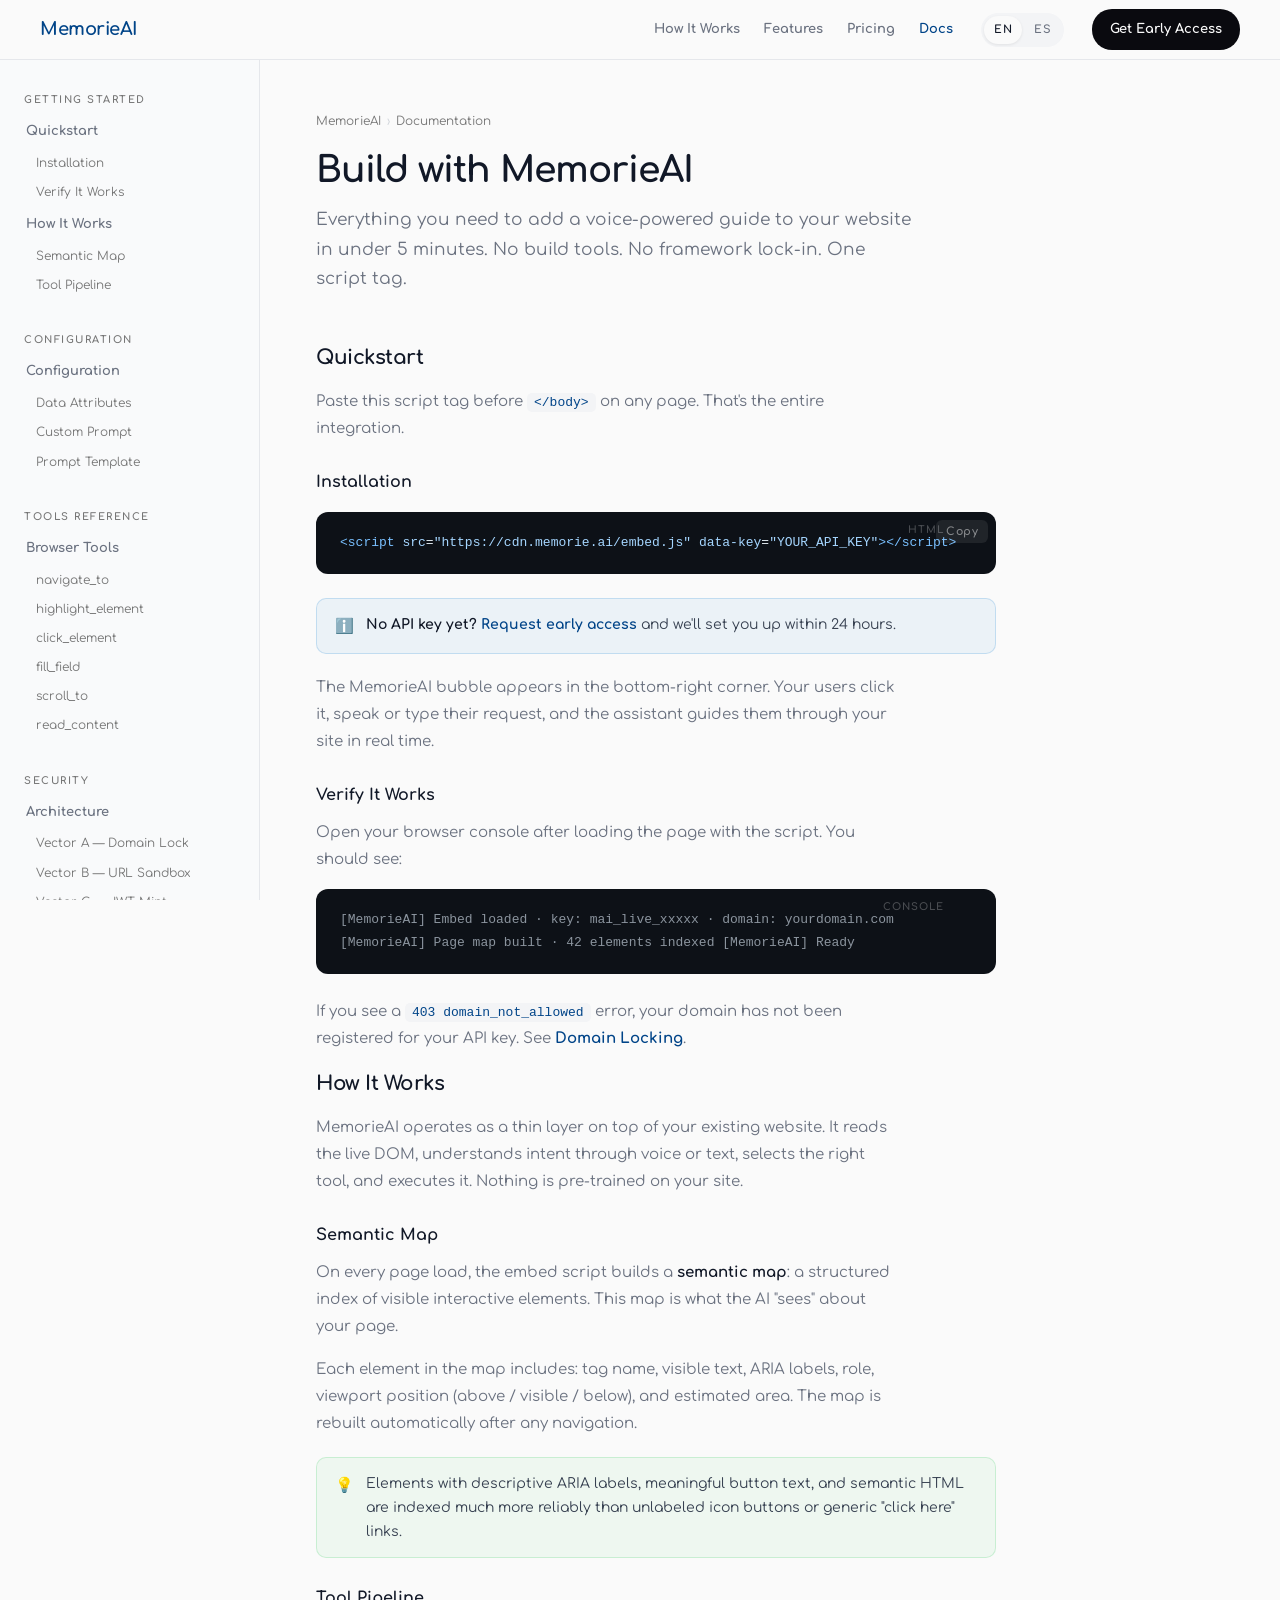
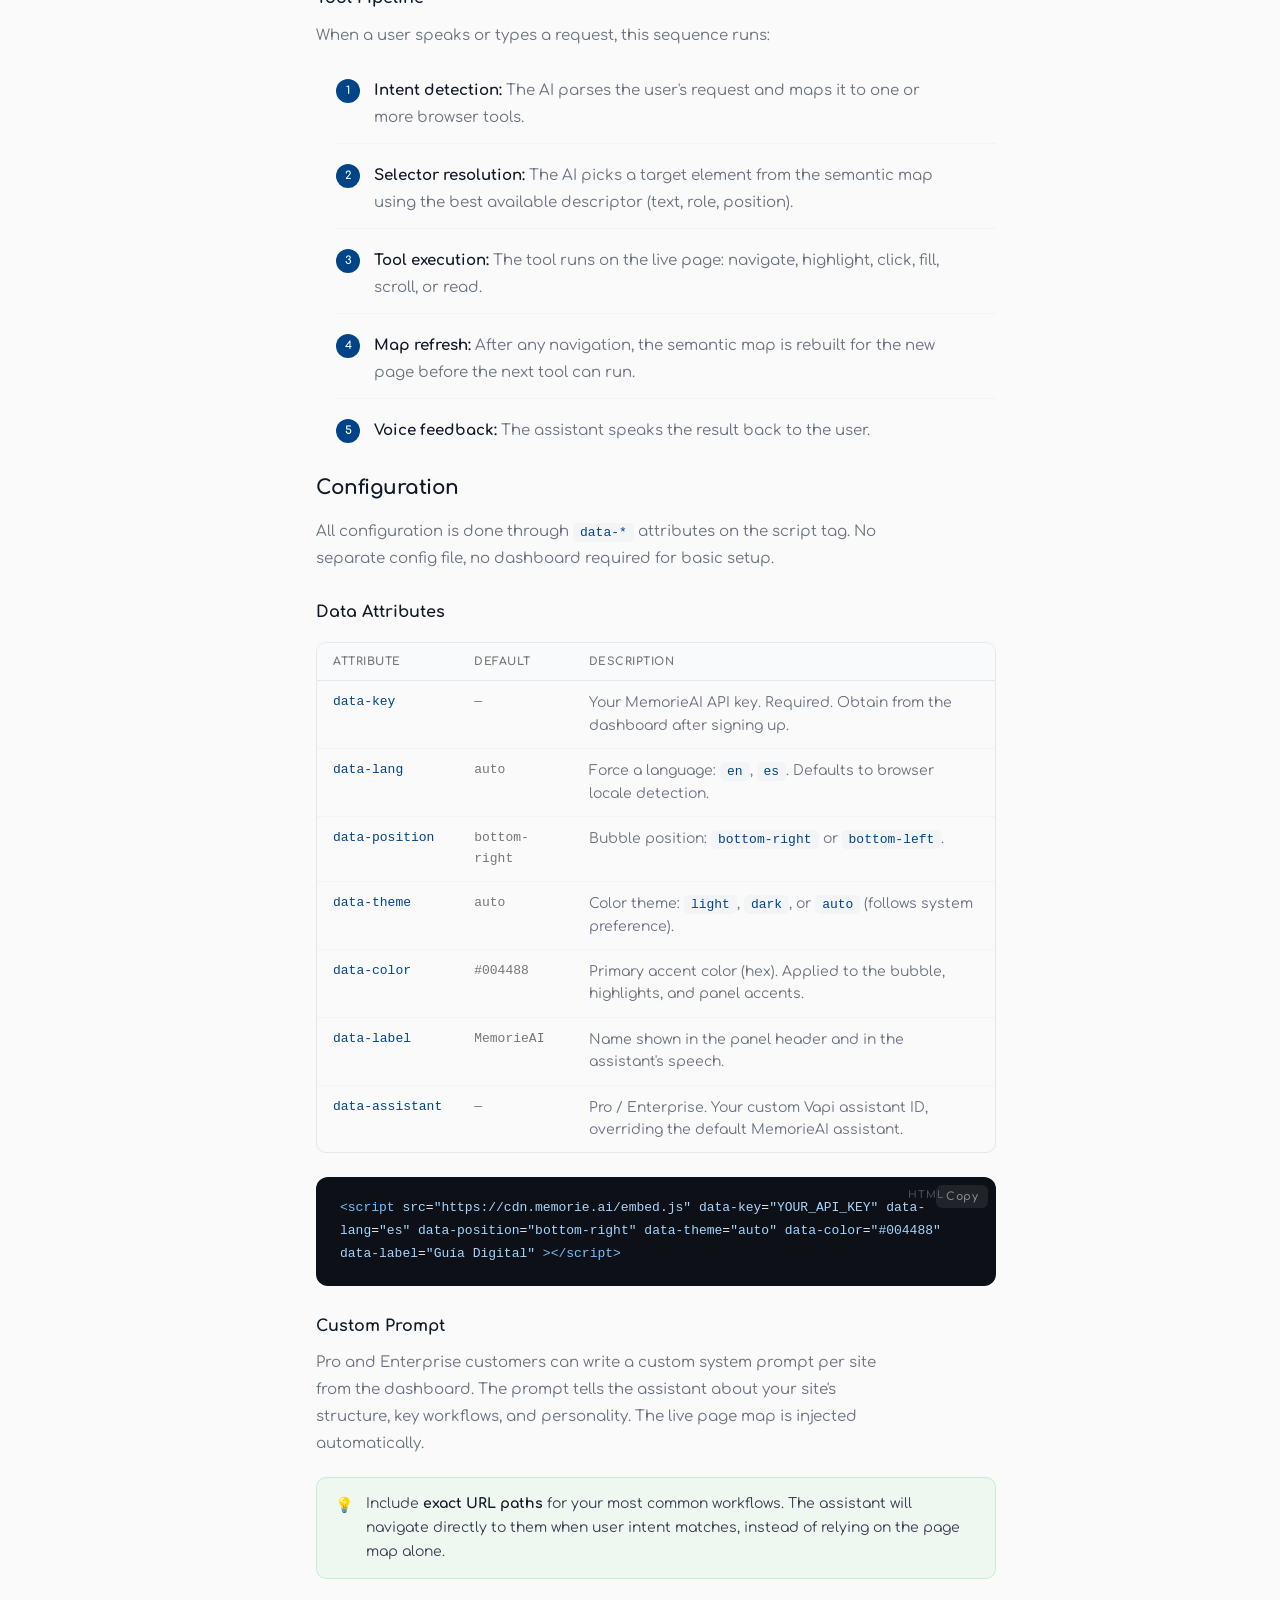
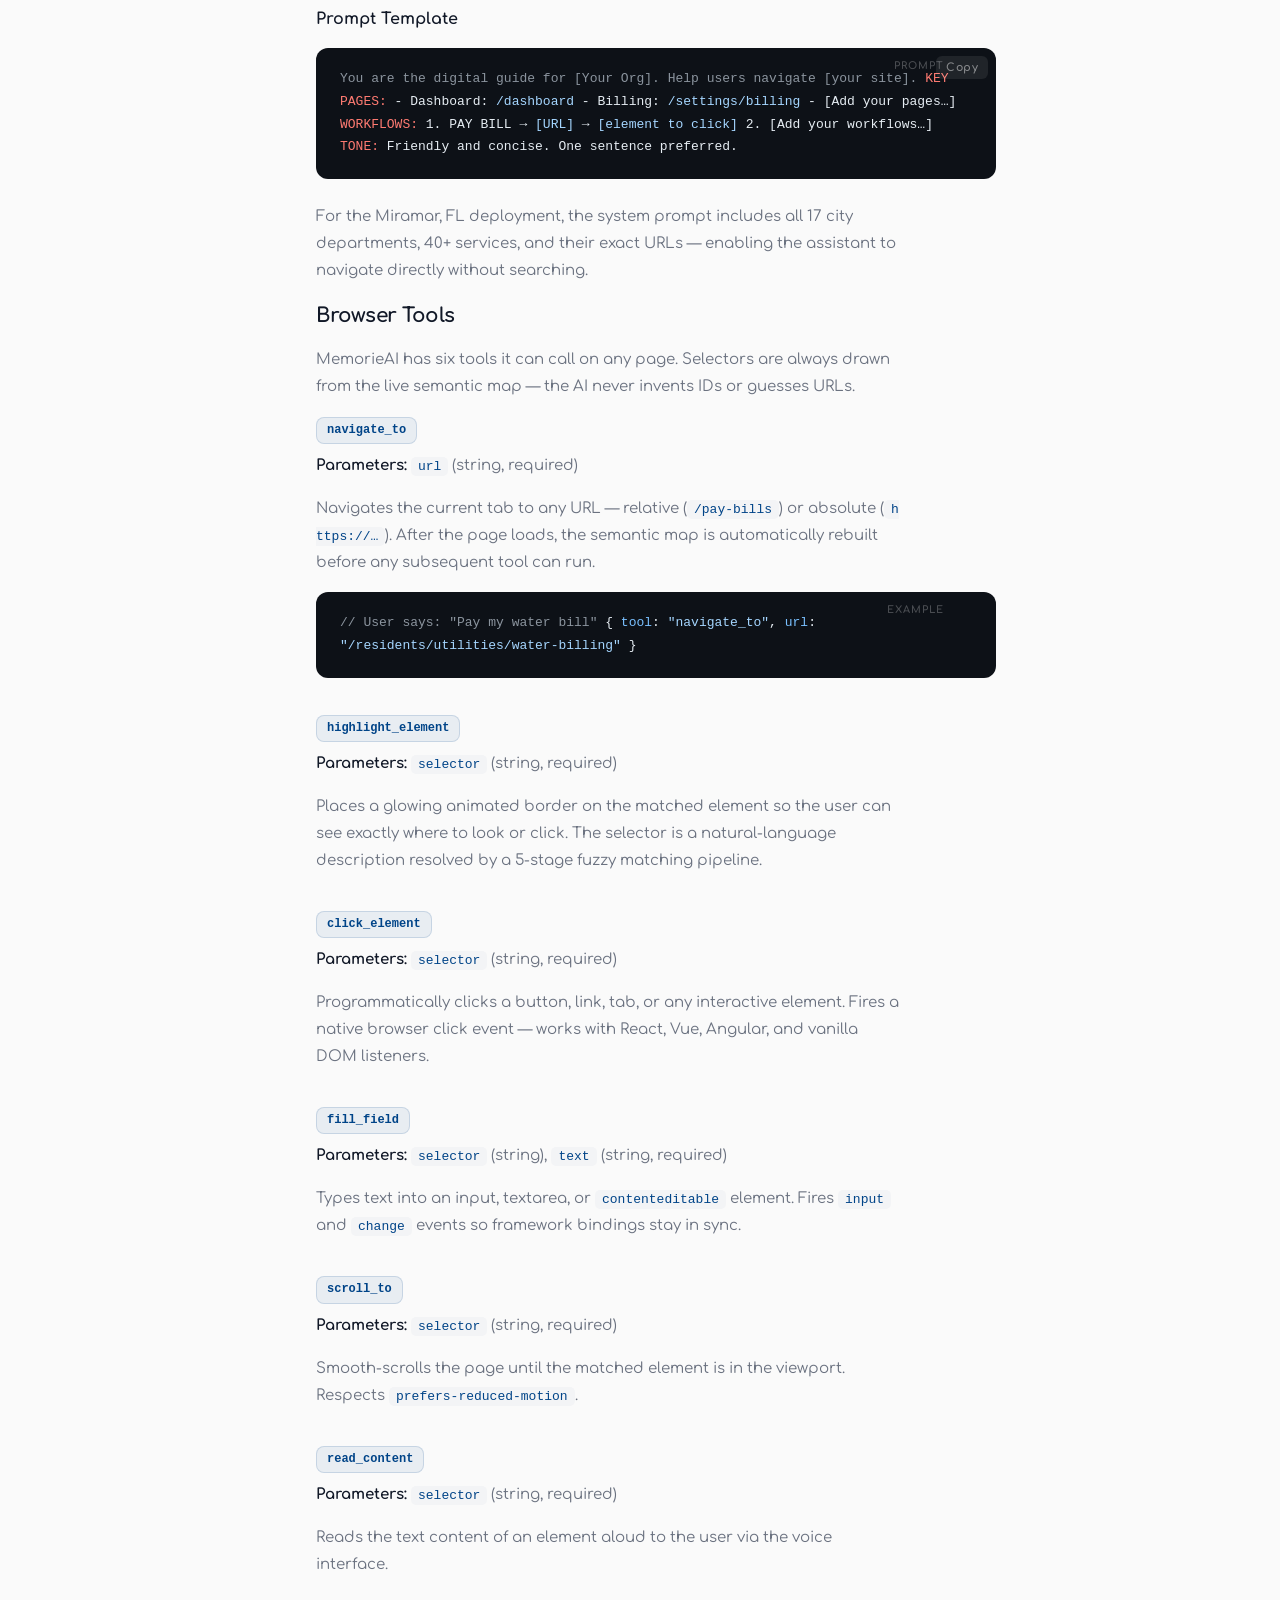
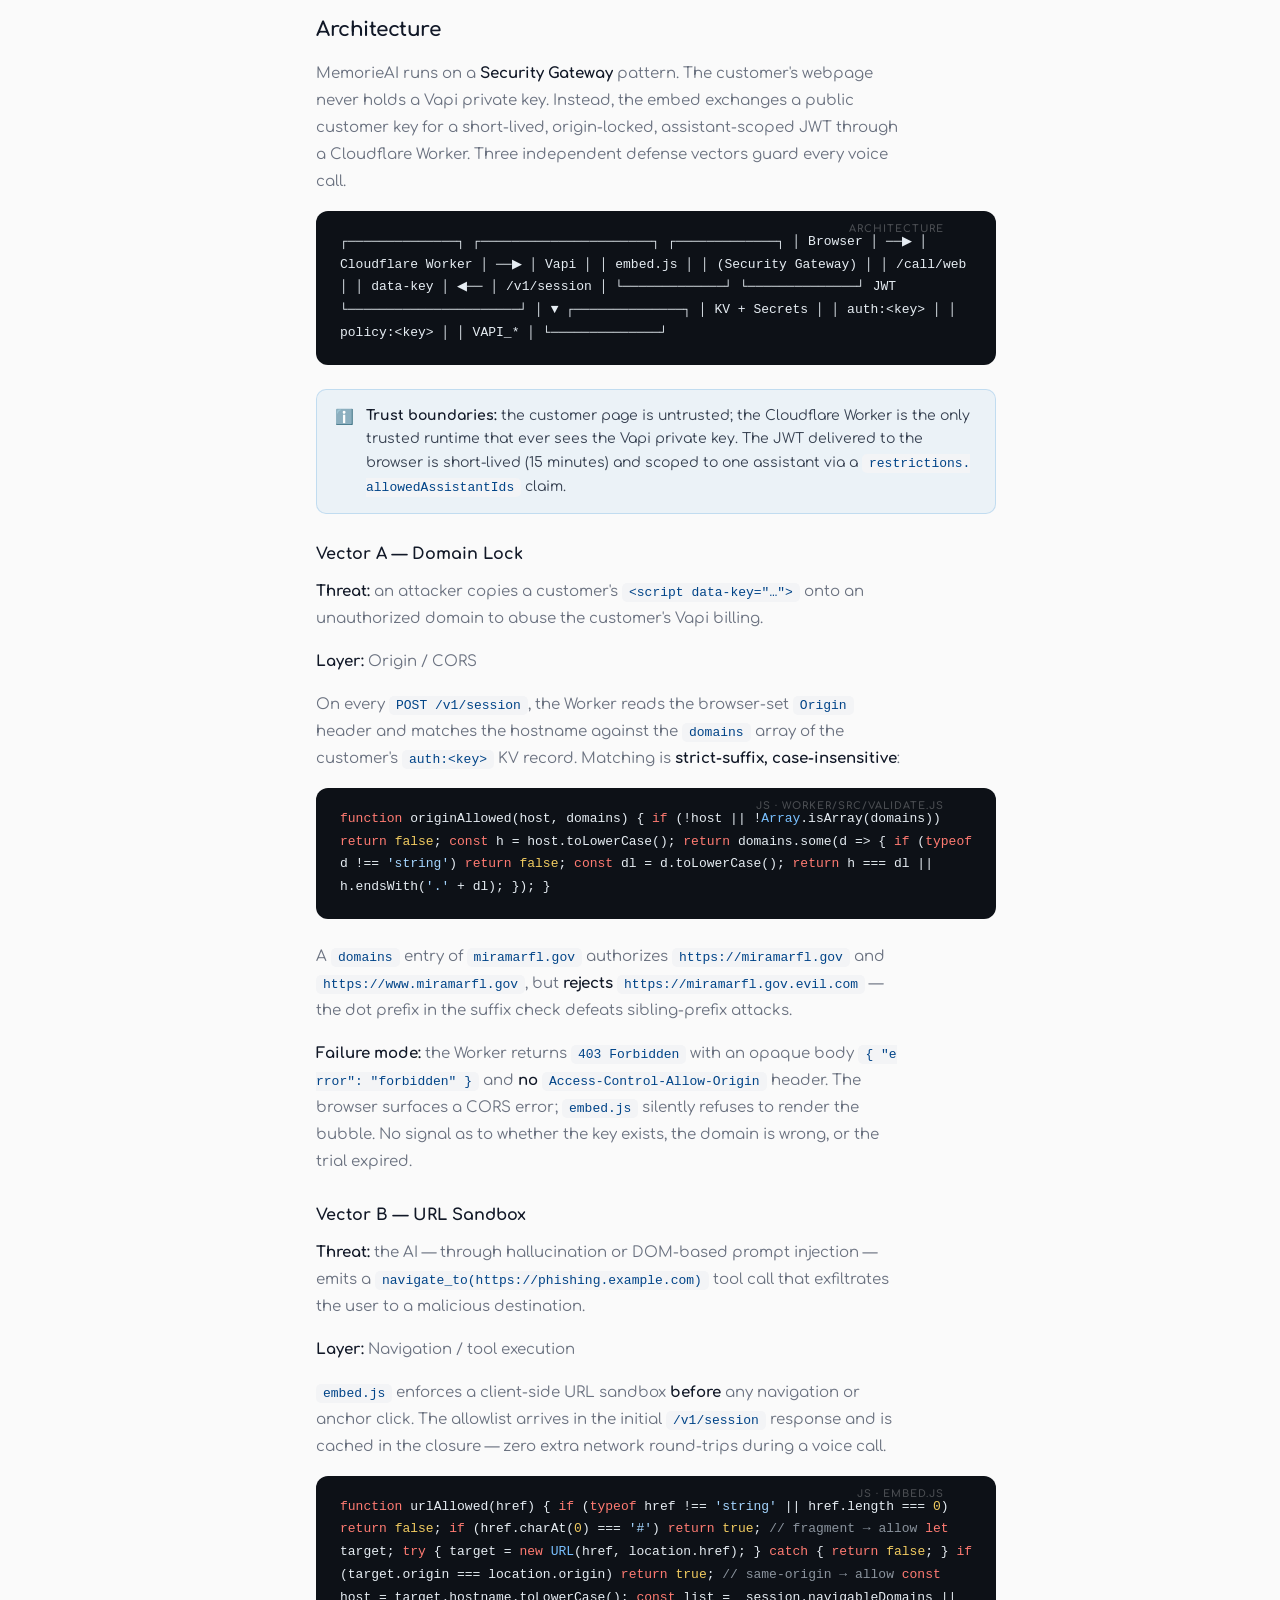
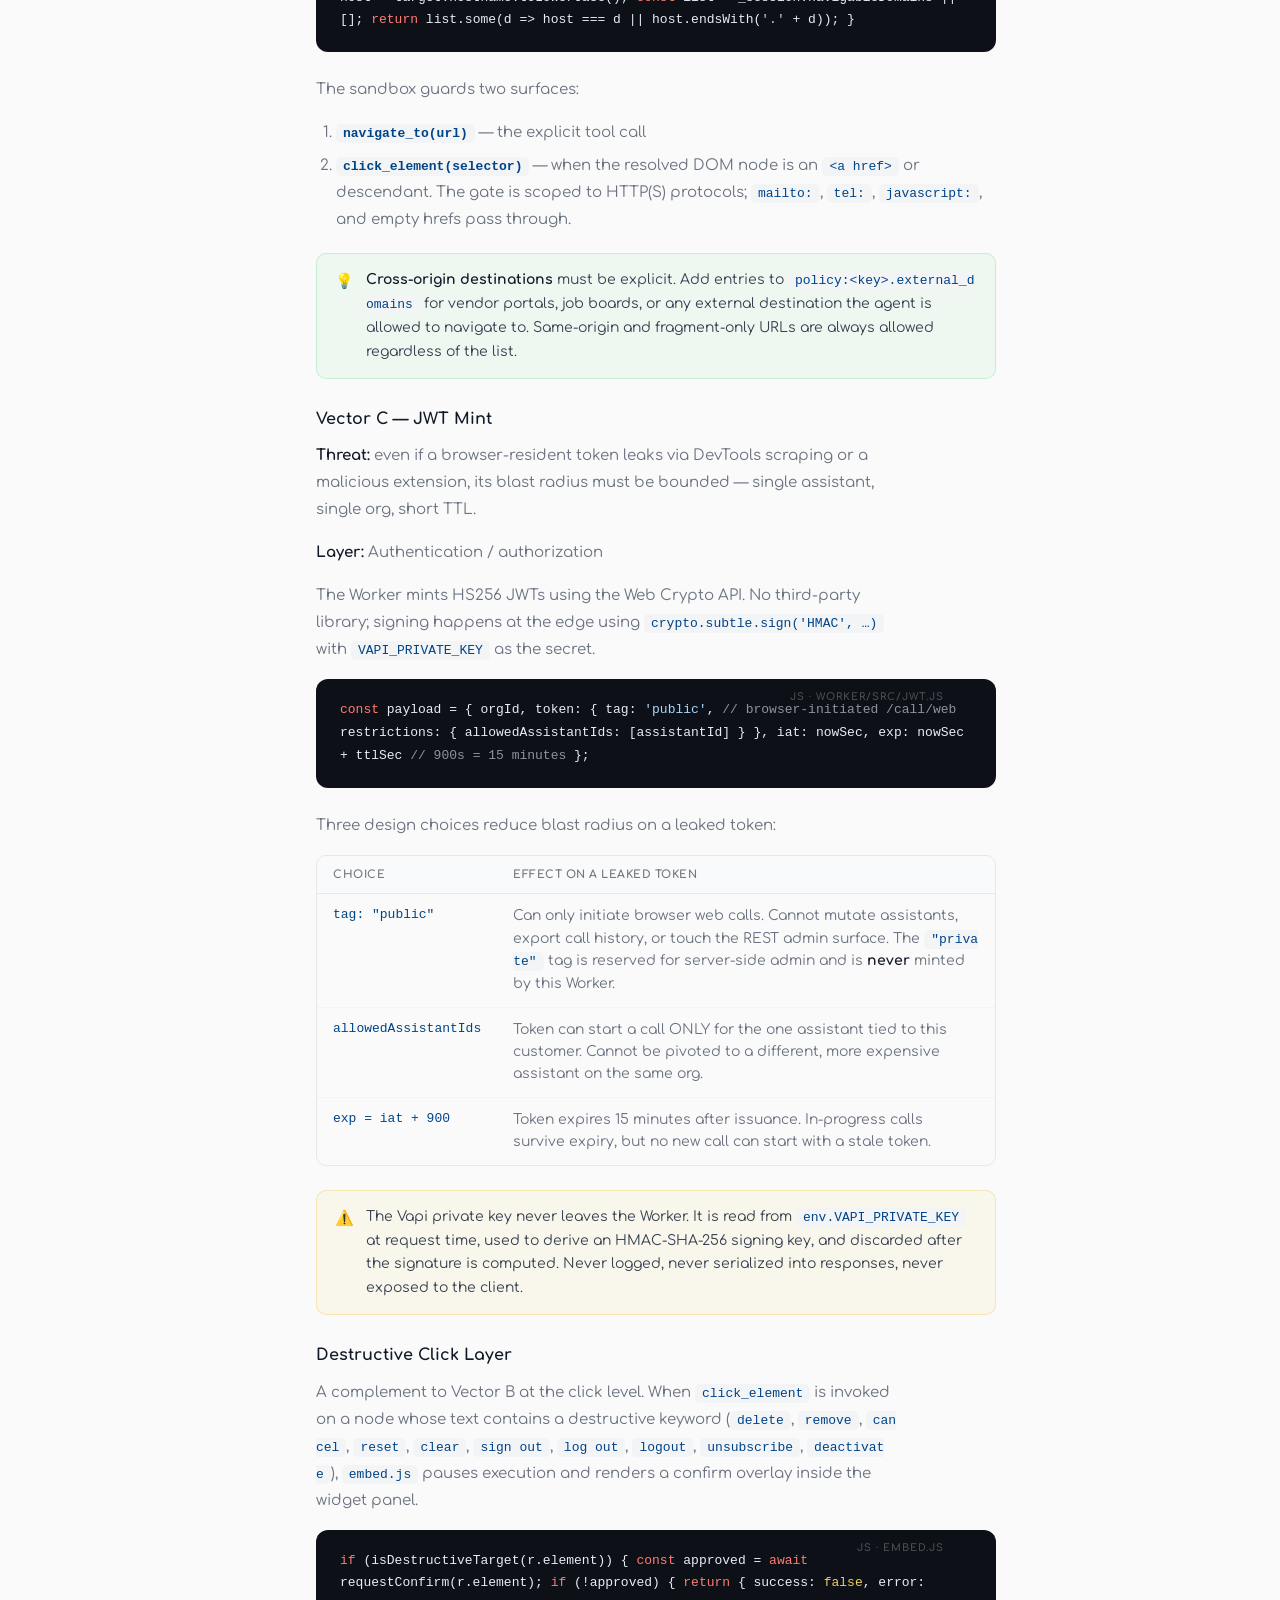
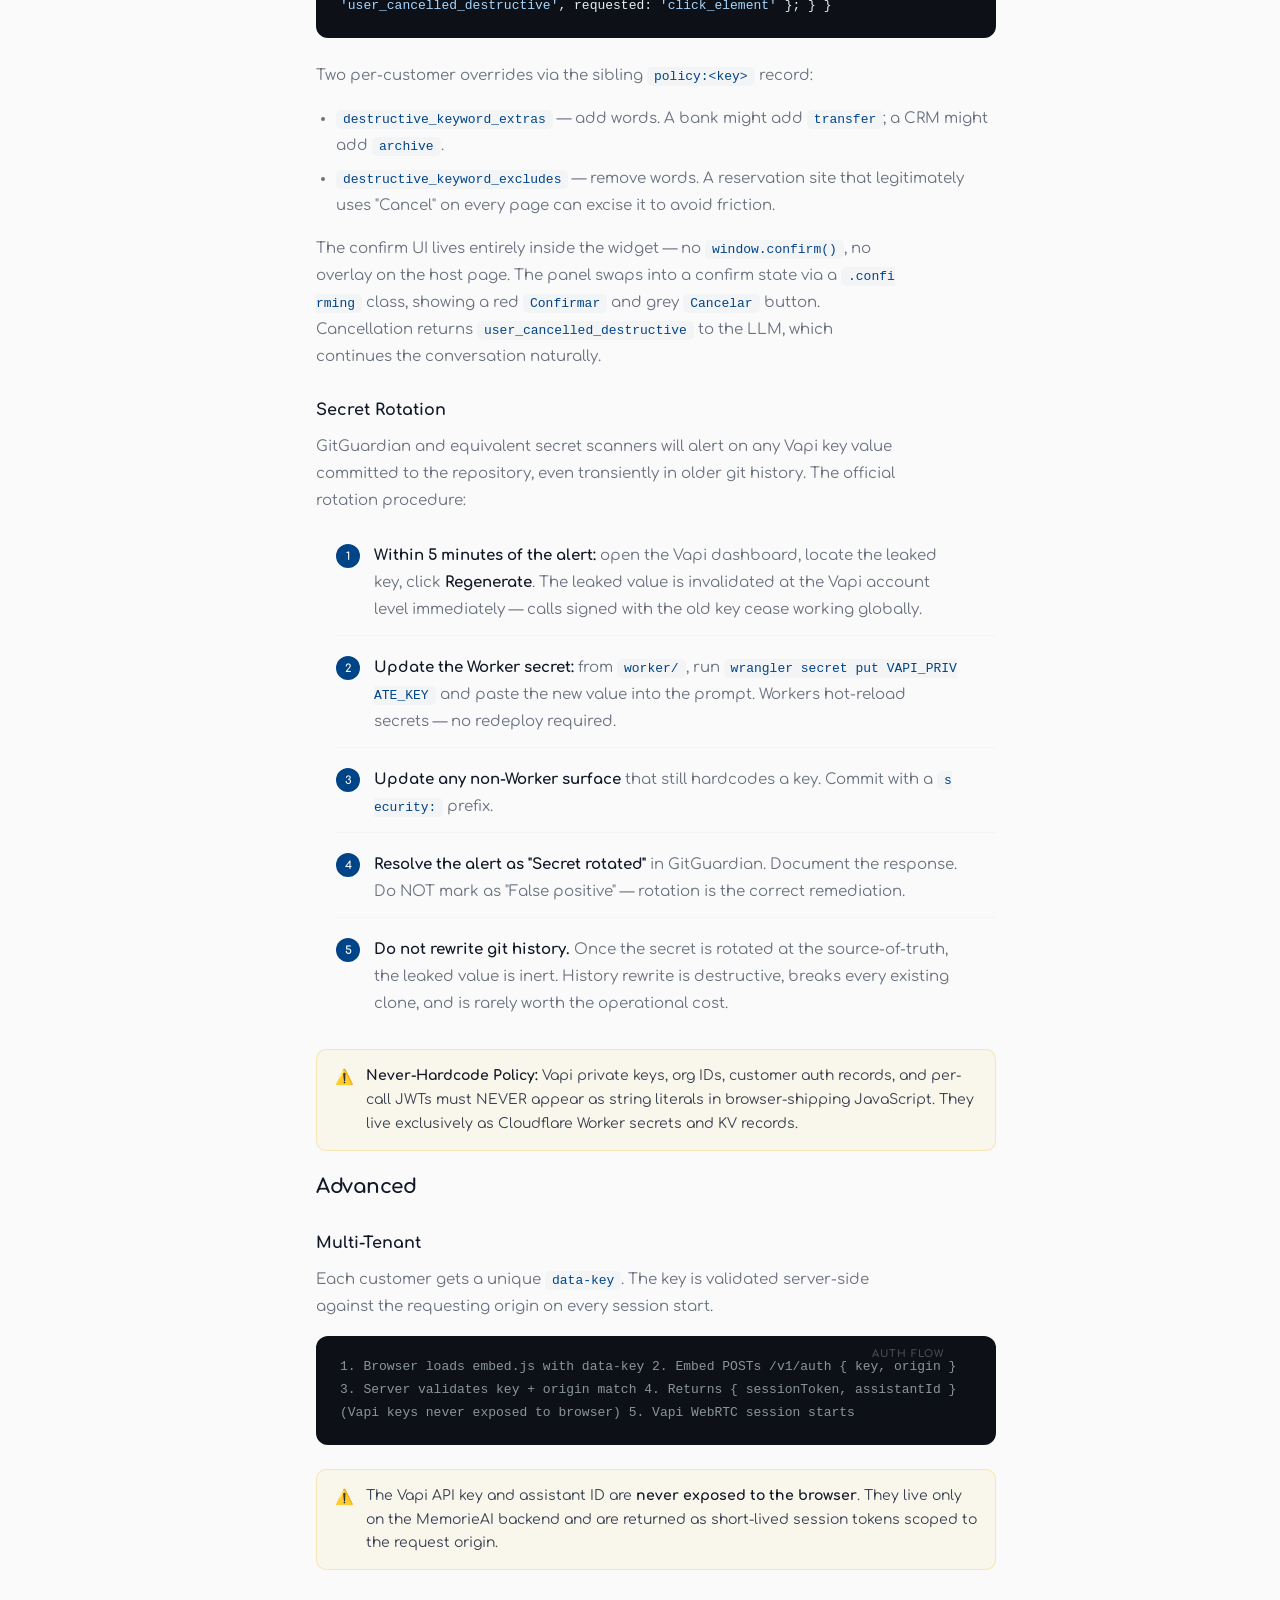
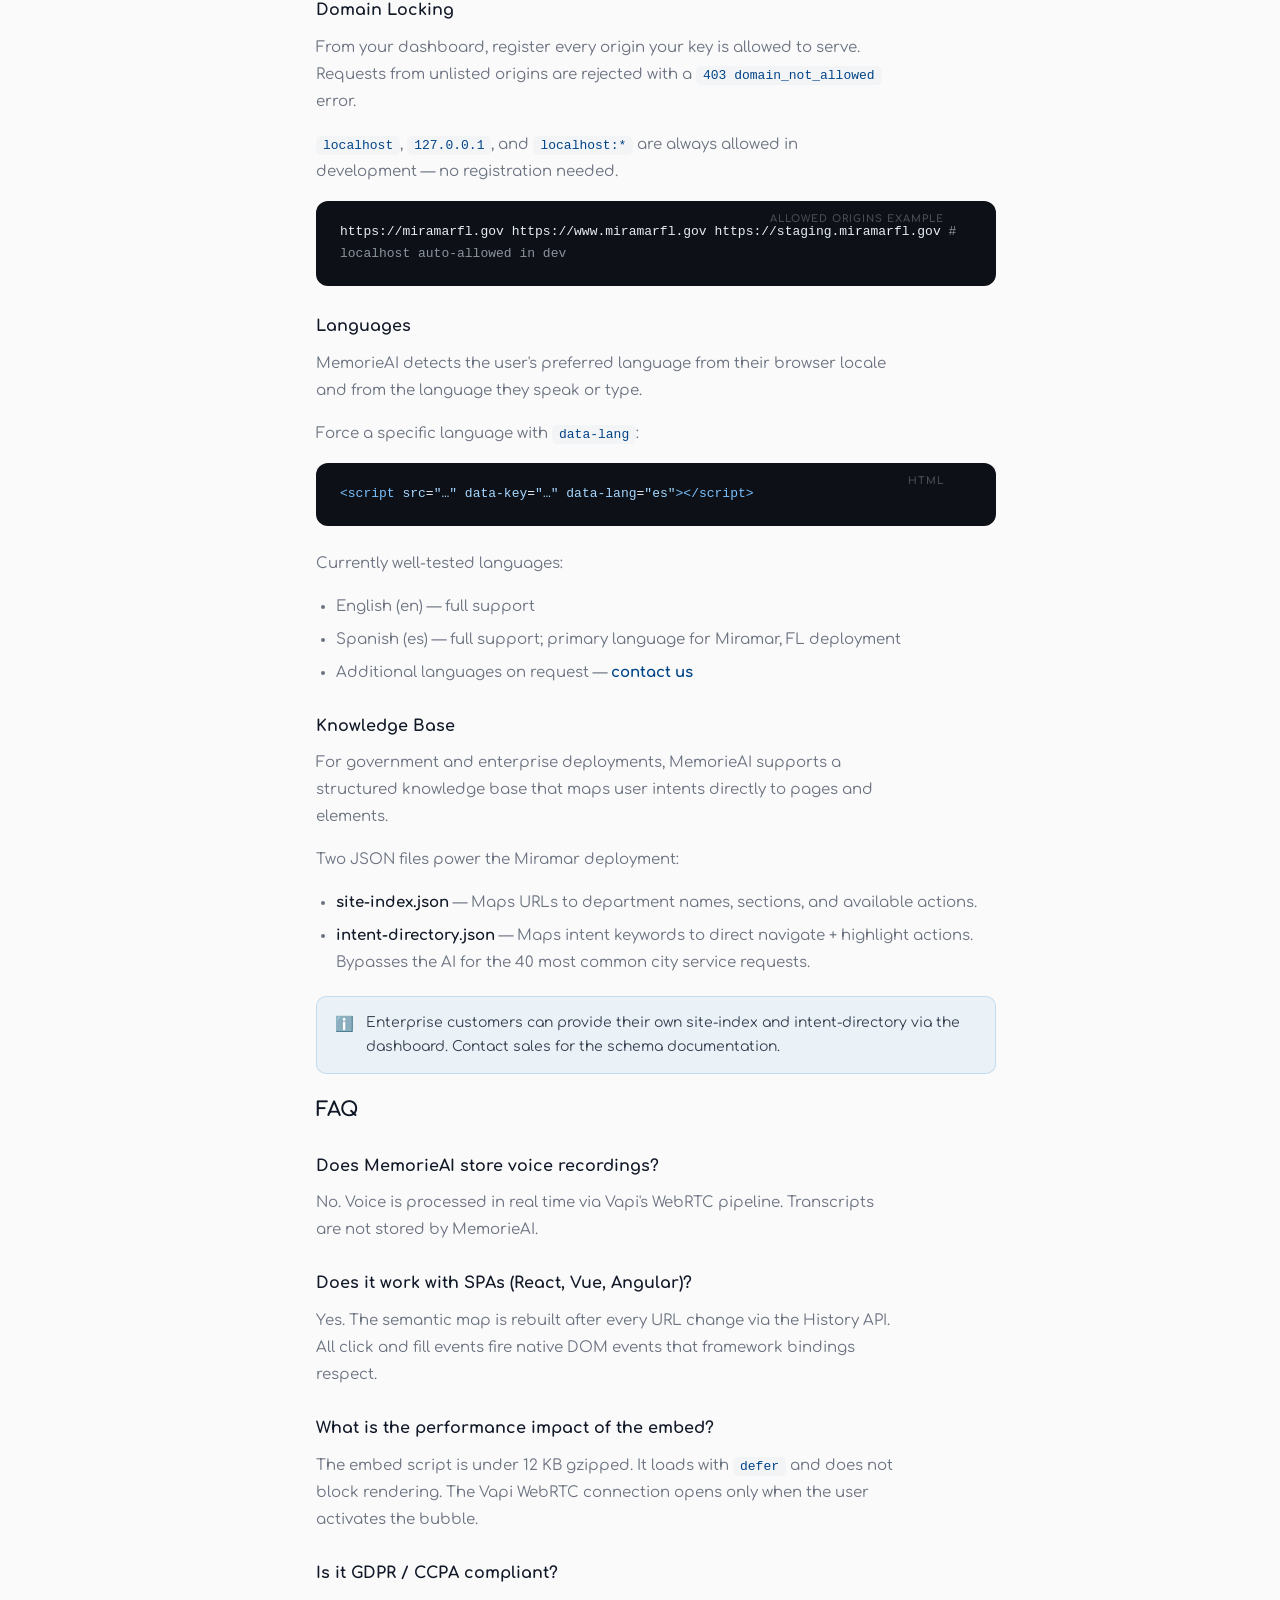
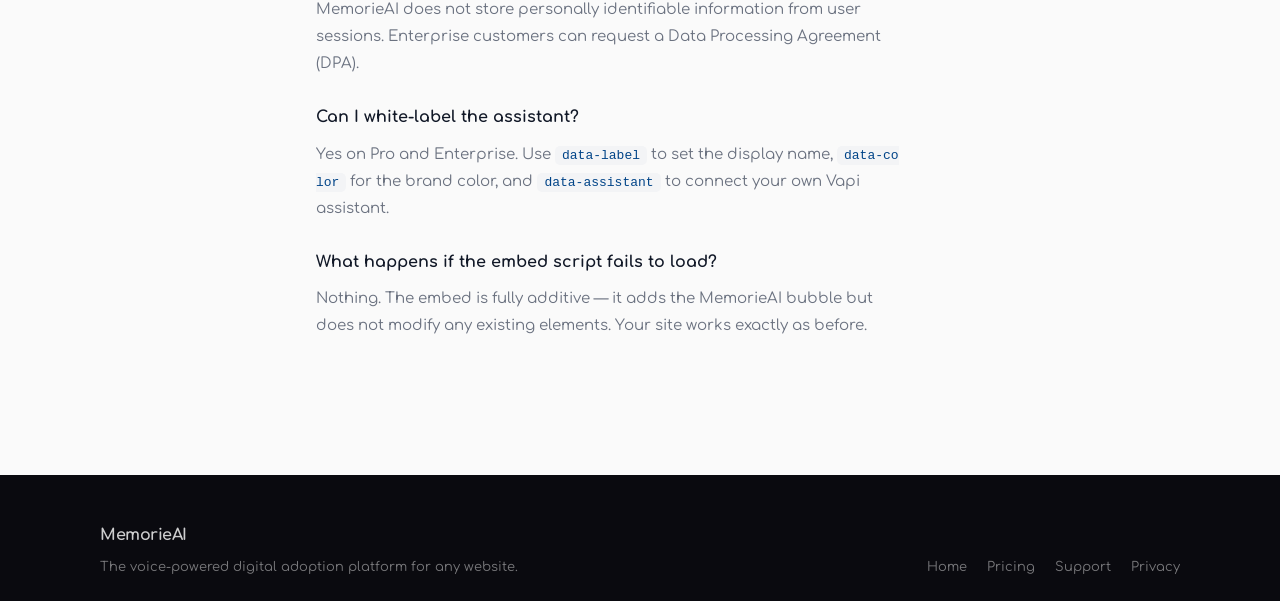
<file: docs.html>
<!DOCTYPE html>
<html lang="en">
<head>
  <meta charset="UTF-8">
  <meta name="viewport" content="width=device-width, initial-scale=1.0">
  <title>Docs — MemorieAI</title>
  <meta name="description" content="MemorieAI developer documentation: quickstart, configuration, browser tools reference, multi-tenant architecture, and more.">
  <link rel="preconnect" href="https://fonts.googleapis.com">
  <link rel="preconnect" href="https://fonts.gstatic.com" crossorigin>
  <link href="https://fonts.googleapis.com/css2?family=Comfortaa:wght@400;700&display=swap" rel="stylesheet">
  <style>
    *, *::before, *::after { box-sizing: border-box; margin: 0; padding: 0; }

    :root {
      --black: #0a0a0f;
      --white: #fafafa;
      --blue-dark: #004488;
      --blue: #0077cc;
      --gray-50: #f9fafb;
      --gray-100: #f3f4f6;
      --gray-200: #e5e7eb;
      --gray-300: #d1d5db;
      --gray-400: #767676;
      --gray-500: #6b7280;
      --gray-700: #374151;
      --gray-900: #111827;
      --sidebar-w: 260px;
      --nav-h: 60px;
      --ease-out-quart: cubic-bezier(0.25, 1, 0.5, 1);
    }

    html { font-size: 16px; scroll-behavior: smooth; }
    body {
      font-family: 'Comfortaa', -apple-system, BlinkMacSystemFont, sans-serif;
      background: var(--white); color: var(--gray-900);
      line-height: 1.6; overflow-x: hidden;
    }

    /* ── Nav ──────────────────────────────────────────────────────────── */
    nav {
      position: sticky; top: 0; z-index: 200;
      background: rgba(250,250,250,.92); backdrop-filter: saturate(180%) blur(20px);
      border-bottom: 1px solid var(--gray-200);
      padding: 0 40px; height: var(--nav-h);
      display: flex; align-items: center; gap: 28px;
    }
    .nav-logo {
      font-size: 18px; font-weight: 700; letter-spacing: -.5px;
      color: var(--blue-dark); white-space: nowrap; text-decoration: none;
    }
    .nav-links { display: flex; gap: 24px; margin-left: auto; }
    .nav-links a {
      font-size: 13px; font-weight: 700; color: var(--gray-500);
      text-decoration: none; transition: color .15s;
      min-height: 44px; display: inline-flex; align-items: center;
    }
    .nav-links a:hover, .nav-links a.active { color: var(--gray-900); }
    .nav-links a.active { color: var(--blue-dark); }
    .nav-cta {
      padding: 10px 18px; border-radius: 20px;
      background: var(--black); color: var(--white);
      font-size: 13px; font-weight: 700; text-decoration: none;
      transition: background .15s, transform .1s; white-space: nowrap;
    }
    .nav-cta:hover { background: #222; transform: translateY(-1px); }

    /* Lang toggle */
    .lang-toggle {
      display: flex; background: var(--gray-100); border-radius: 20px;
      padding: 3px; gap: 2px; flex-shrink: 0;
    }
    .lang-btn {
      background: none; border: none; cursor: pointer;
      padding: 4px 10px; font-size: 11px; font-weight: 700; letter-spacing: .5px;
      color: var(--gray-500); border-radius: 16px; font-family: inherit;
      min-height: 28px; min-width: 32px; transition: background .15s, color .15s;
    }
    .lang-btn.active { background: var(--white); color: var(--gray-900); box-shadow: 0 1px 3px rgba(0,0,0,.08); }
    .lang-btn:hover:not(.active) { color: var(--gray-700); }

    /* ── Layout ───────────────────────────────────────────────────────── */
    .docs-layout {
      display: grid;
      grid-template-columns: var(--sidebar-w) 1fr;
      min-height: calc(100vh - var(--nav-h));
    }

    /* ── Sidebar ──────────────────────────────────────────────────────── */
    .docs-sidebar {
      border-right: 1px solid var(--gray-200);
      position: sticky; top: var(--nav-h);
      height: calc(100vh - var(--nav-h)); overflow-y: auto;
      padding: 32px 0 48px; background: var(--gray-50);
    }
    .docs-sidebar::-webkit-scrollbar { width: 4px; }
    .docs-sidebar::-webkit-scrollbar-thumb { background: var(--gray-200); border-radius: 4px; }
    .sidebar-group { margin-bottom: 32px; }
    .sidebar-group-title {
      font-size: 10px; font-weight: 700; letter-spacing: 1.5px; text-transform: uppercase;
      color: var(--gray-400); padding: 0 24px; margin-bottom: 6px;
    }
    .sidebar-link {
      display: block; font-size: 13px; font-weight: 700; color: var(--gray-500);
      text-decoration: none; padding: 7px 24px; transition: color .12s, background .12s;
      border-left: 2px solid transparent; overflow: hidden; text-overflow: ellipsis; white-space: nowrap;
    }
    .sidebar-link:hover { color: var(--gray-900); background: var(--gray-100); }
    .sidebar-link.active { color: var(--blue-dark); border-left-color: var(--blue-dark); background: rgba(0,68,136,.05); }
    .sidebar-sub {
      display: block; font-size: 12px; font-weight: 400; color: var(--gray-400);
      text-decoration: none; padding: 5px 24px 5px 36px; transition: color .12s;
      white-space: nowrap; overflow: hidden; text-overflow: ellipsis;
    }
    .sidebar-sub:hover { color: var(--gray-700); }
    .sidebar-sub.active { color: var(--blue-dark); }

    /* ── Content ──────────────────────────────────────────────────────── */
    .docs-content {
      padding: 52px 64px 120px 56px;
      max-width: 800px;
    }
    .docs-content h1 {
      font-size: clamp(1.75rem, 3vw, 2.25rem); font-weight: 700;
      letter-spacing: -0.0625rem; line-height: 1.1; color: var(--gray-900);
      margin-bottom: 14px;
    }
    .docs-content .page-lead {
      font-size: 1.0625rem; color: var(--gray-500); line-height: 1.75;
      max-width: 60ch; margin-bottom: 48px;
    }
    .docs-content h2 {
      font-size: 1.25rem; font-weight: 700; letter-spacing: -0.03rem;
      color: var(--gray-900); margin: 56px 0 14px;
      padding-top: 56px; border-top: 1px solid var(--gray-200);
      scroll-margin-top: calc(var(--nav-h) + 24px);
    }
    .docs-content h2:first-of-type { margin-top: 0; border-top: none; padding-top: 0; }
    .docs-content h3 {
      font-size: 1rem; font-weight: 700; color: var(--gray-900);
      margin: 28px 0 10px; scroll-margin-top: calc(var(--nav-h) + 24px);
    }
    .docs-content p {
      font-size: 0.9375rem; color: var(--gray-500); line-height: 1.8;
      margin-bottom: 16px; max-width: 65ch; overflow-wrap: break-word;
    }
    .docs-content ul, .docs-content ol {
      padding-left: 20px; margin-bottom: 16px;
    }
    .docs-content li {
      font-size: 0.9375rem; color: var(--gray-500); line-height: 1.8;
      margin-bottom: 6px; overflow-wrap: break-word;
    }
    .docs-content a { color: var(--blue-dark); text-decoration: none; font-weight: 700; }
    .docs-content a:hover { text-decoration: underline; }
    .docs-content strong { color: var(--gray-900); }

    /* Inline code */
    code {
      background: var(--gray-100); padding: 2px 7px; border-radius: 5px;
      font-size: 0.8125rem; font-family: 'SF Mono', 'Fira Code', 'Consolas', monospace;
      color: var(--blue-dark); word-break: break-all;
    }

    /* Code blocks */
    .code-wrap { position: relative; margin: 16px 0 24px; }
    .code-block {
      background: #0d1117; border-radius: 12px; padding: 20px 24px;
      font-family: 'SF Mono', 'Fira Code', 'Consolas', monospace;
      font-size: 13px; line-height: 1.75; color: #e6edf3;
      overflow-x: auto; -webkit-overflow-scrolling: touch;
    }
    .code-block .comment { color: #8b949e; }
    .code-block .str     { color: #a5d6ff; }
    .code-block .kw      { color: #ff7b72; }
    .code-block .attr    { color: #79c0ff; }
    .code-block .num     { color: #f2cc60; }
    .code-lang {
      position: absolute; top: 10px; right: 52px;
      font-size: 10px; font-weight: 700; letter-spacing: 1px; text-transform: uppercase;
      color: rgba(255,255,255,.25); font-family: 'Comfortaa', sans-serif;
      pointer-events: none;
    }
    .copy-btn {
      position: absolute; top: 8px; right: 8px;
      background: rgba(255,255,255,.08); border: none; border-radius: 6px;
      padding: 5px 10px; font-size: 11px; font-weight: 700; letter-spacing: .5px;
      color: rgba(255,255,255,.45); cursor: pointer; font-family: inherit;
      transition: background .15s, color .15s; white-space: nowrap;
    }
    .copy-btn:hover { background: rgba(255,255,255,.16); color: rgba(255,255,255,.8); }
    .copy-btn.copied { color: #3fb950; background: rgba(63,185,80,.12); }

    /* Callouts */
    .callout {
      border-radius: 10px; padding: 14px 18px; margin: 20px 0;
      display: flex; gap: 12px; align-items: flex-start;
    }
    .callout.info { background: rgba(0,119,204,.06); border: 1px solid rgba(0,119,204,.18); }
    .callout.warn { background: rgba(234,179,8,.06);  border: 1px solid rgba(234,179,8,.25); }
    .callout.tip  { background: rgba(52,199,89,.06);  border: 1px solid rgba(52,199,89,.2); }
    .callout-icon { font-size: 15px; flex-shrink: 0; margin-top: 2px; }
    .callout p { margin: 0; font-size: 0.875rem; line-height: 1.7; color: var(--gray-700); max-width: none; }

    /* Tables */
    .table-wrap { overflow-x: auto; -webkit-overflow-scrolling: touch; margin: 16px 0 24px; border-radius: 10px; border: 1px solid var(--gray-200); }
    table { width: 100%; border-collapse: collapse; font-size: 0.875rem; }
    th {
      text-align: left; font-size: 11px; font-weight: 700; letter-spacing: .5px;
      text-transform: uppercase; color: var(--gray-400);
      padding: 10px 16px; border-bottom: 1px solid var(--gray-200);
      background: var(--gray-50); white-space: nowrap;
    }
    td { padding: 11px 16px; border-bottom: 1px solid var(--gray-100); vertical-align: top; }
    tr:last-child td { border-bottom: none; }
    td:first-child { font-family: 'SF Mono', monospace; color: var(--blue-dark); font-size: 0.8125rem; white-space: nowrap; }
    td.td-default { color: var(--gray-400); font-family: 'SF Mono', monospace; font-size: 0.8125rem; }
    td.td-desc { color: var(--gray-500); line-height: 1.6; overflow-wrap: break-word; word-break: break-word; hyphens: auto; }

    /* Tool badge */
    .tool-badge {
      display: inline-flex; align-items: center; gap: 6px;
      background: rgba(0,68,136,.07); border: 1px solid rgba(0,68,136,.15);
      border-radius: 8px; padding: 3px 10px; font-size: 12px; font-weight: 700;
      color: var(--blue-dark); font-family: 'SF Mono', monospace;
      margin-bottom: 8px;
    }
    .tool-section { margin-bottom: 36px; }

    /* Step flow */
    .flow-steps { counter-reset: flow; list-style: none; padding: 0; margin: 16px 0 24px; }
    .flow-steps li {
      counter-increment: flow;
      display: flex; gap: 14px; align-items: flex-start;
      padding: 12px 0; border-bottom: 1px solid var(--gray-100);
    }
    .flow-steps li:last-child { border-bottom: none; }
    .flow-steps li::before {
      content: counter(flow);
      display: flex; align-items: center; justify-content: center;
      width: 24px; height: 24px; border-radius: 50%;
      background: var(--blue-dark); color: var(--white);
      font-size: 11px; font-weight: 700; flex-shrink: 0; margin-top: 2px;
    }
    .flow-steps li p { margin: 0; }

    /* Breadcrumb */
    .breadcrumb {
      display: flex; align-items: center; gap: 6px;
      font-size: 12px; color: var(--gray-400); margin-bottom: 20px;
    }
    .breadcrumb a { color: var(--gray-400); text-decoration: none; font-weight: 400; }
    .breadcrumb a:hover { color: var(--blue-dark); }
    .breadcrumb-sep { color: var(--gray-300); }

    /* "On this page" mobile bar */
    .mobile-toc {
      display: none;
      background: var(--gray-50); border-bottom: 1px solid var(--gray-200);
      padding: 12px 20px;
    }
    .mobile-toc-label { font-size: 11px; font-weight: 700; letter-spacing: 1px; text-transform: uppercase; color: var(--gray-400); margin-bottom: 8px; }
    .mobile-toc-links { display: flex; gap: 8px; flex-wrap: wrap; }
    .mobile-toc-links a {
      font-size: 12px; font-weight: 700; color: var(--gray-500);
      text-decoration: none; padding: 4px 10px;
      background: var(--white); border: 1px solid var(--gray-200);
      border-radius: 20px; transition: color .12s, border-color .12s;
    }
    .mobile-toc-links a:hover { color: var(--blue-dark); border-color: var(--blue-dark); }

    /* Footer */
    .docs-footer {
      background: #0a0a0f; color: rgba(255,255,255,.45);
      padding: 48px 40px 32px;
    }
    .docs-footer-inner {
      max-width: 1080px; margin: 0 auto;
      display: flex; justify-content: space-between; align-items: flex-end;
      flex-wrap: wrap; gap: 24px;
    }
    .docs-footer .nav-logo { font-size: 16px; display: block; margin-bottom: 8px; color: rgba(255,255,255,.8); }
    .docs-footer p { font-size: 13px; }
    .docs-footer-links { display: flex; gap: 20px; font-size: 13px; flex-wrap: wrap; }
    .docs-footer-links a { color: rgba(255,255,255,.45); text-decoration: none; transition: color .15s; }
    .docs-footer-links a:hover { color: rgba(255,255,255,.8); }

    /* Responsive */
    @media (max-width: 900px) {
      nav { padding: 0 20px; gap: 14px; }
      .nav-links { display: none; }
      .nav-cta { display: none; }
      .docs-layout { grid-template-columns: 1fr; }
      .docs-sidebar { display: none; }
      .mobile-toc { display: block; }
      .docs-content { padding: 32px 24px 80px; max-width: none; }
      .docs-footer { padding: 40px 24px 28px; }
      .docs-footer-inner { flex-direction: column; align-items: flex-start; }
    }
    @media (max-width: 600px) {
      nav { padding: 0 16px; gap: 10px; }
      .docs-content { padding: 24px 16px 64px; }
    }
    @media (max-height: 480px) and (orientation: landscape) {
      nav { height: 52px; }
      .docs-layout { min-height: calc(100vh - 52px); }
    }
    @media (prefers-reduced-motion: reduce) {
      *, *::before, *::after {
        animation-duration: 0.01ms !important;
        transition-duration: 0.01ms !important;
      }
    }

    /* Focus */
    :focus-visible { outline: none; box-shadow: 0 0 0 3px rgba(0,119,204,.35); border-radius: 4px; }

    /* Section anchor offset */
    .docs-content section { scroll-margin-top: calc(var(--nav-h) + 16px); }
  </style>
</head>
<body>

  <a href="#docs-main" class="skip-link" style="position:absolute;top:-100%;left:16px;z-index:9999;background:#0a0a0f;color:#fff;padding:8px 20px;border-radius:8px;font-size:.875rem;font-weight:700;text-decoration:none;transition:top .15s;white-space:nowrap;" onfocus="this.style.top='8px'" onblur="this.style.top=''">Skip to content</a>

  <!-- Nav -->
  <nav>
    <a class="nav-logo" href="landing-v2.html">MemorieAI</a>
    <div class="nav-links">
      <a href="landing-v2.html#how-it-works" data-i18n="nav.how">How It Works</a>
      <a href="landing-v2.html#features" data-i18n="nav.features">Features</a>
      <a href="landing-v2.html#pricing" data-i18n="nav.pricing">Pricing</a>
      <a href="docs.html" class="active" data-i18n="nav.docs">Docs</a>
    </div>
    <div class="lang-toggle" role="group" aria-label="Language / Idioma">
      <button class="lang-btn active" data-lang="en" aria-pressed="true">EN</button>
      <button class="lang-btn" data-lang="es" aria-pressed="false">ES</button>
    </div>
    <a class="nav-cta" href="mailto:josuedpinedad@gmail.com" data-i18n="nav.cta">Get Early Access</a>
  </nav>
  <div aria-live="polite" aria-atomic="true" id="lang-announcer" style="position:absolute;left:-9999px;width:1px;height:1px;overflow:hidden;"></div>

  <!-- Mobile TOC -->
  <div class="mobile-toc">
    <div class="mobile-toc-label" data-i18n="docs.toc">On this page</div>
    <div class="mobile-toc-links">
      <a href="#quickstart" data-i18n="docs.s.quickstart">Quickstart</a>
      <a href="#how-it-works" data-i18n="docs.s.how">How It Works</a>
      <a href="#configuration" data-i18n="docs.s.config">Configuration</a>
      <a href="#tools" data-i18n="docs.s.tools">Tools</a>
      <a href="#security" data-i18n="docs.s.security">Security</a>
      <a href="#advanced" data-i18n="docs.s.advanced">Advanced</a>
      <a href="#faq" data-i18n="docs.s.faq">FAQ</a>
    </div>
  </div>

  <div class="docs-layout">

    <!-- Sidebar -->
    <aside class="docs-sidebar" aria-label="Documentation navigation">
      <div class="sidebar-group">
        <div class="sidebar-group-title" data-i18n="docs.group.start">Getting Started</div>
        <a class="sidebar-link active" href="#quickstart" data-i18n="docs.s.quickstart">Quickstart</a>
        <a class="sidebar-sub" href="#install" data-i18n="docs.s.install">Installation</a>
        <a class="sidebar-sub" href="#verify" data-i18n="docs.s.verify">Verify It Works</a>
        <a class="sidebar-link" href="#how-it-works" data-i18n="docs.s.how">How It Works</a>
        <a class="sidebar-sub" href="#semantic-map" data-i18n="docs.s.semantic">Semantic Map</a>
        <a class="sidebar-sub" href="#tool-pipeline" data-i18n="docs.s.pipeline">Tool Pipeline</a>
      </div>
      <div class="sidebar-group">
        <div class="sidebar-group-title" data-i18n="docs.group.config">Configuration</div>
        <a class="sidebar-link" href="#configuration" data-i18n="docs.s.config">Configuration</a>
        <a class="sidebar-sub" href="#data-attributes" data-i18n="docs.s.attrs">Data Attributes</a>
        <a class="sidebar-sub" href="#custom-prompt" data-i18n="docs.s.prompt">Custom Prompt</a>
        <a class="sidebar-sub" href="#prompt-example" data-i18n="docs.s.promptex">Prompt Template</a>
      </div>
      <div class="sidebar-group">
        <div class="sidebar-group-title" data-i18n="docs.group.tools">Tools Reference</div>
        <a class="sidebar-link" href="#tools" data-i18n="docs.s.tools">Browser Tools</a>
        <a class="sidebar-sub" href="#navigate">navigate_to</a>
        <a class="sidebar-sub" href="#highlight">highlight_element</a>
        <a class="sidebar-sub" href="#click">click_element</a>
        <a class="sidebar-sub" href="#fill">fill_field</a>
        <a class="sidebar-sub" href="#scroll">scroll_to</a>
        <a class="sidebar-sub" href="#read">read_content</a>
      </div>
      <div class="sidebar-group">
        <div class="sidebar-group-title" data-i18n="docs.group.security">Security</div>
        <a class="sidebar-link" href="#security" data-i18n="docs.s.security">Architecture</a>
        <a class="sidebar-sub" href="#vector-a" data-i18n="docs.s.va">Vector A — Domain Lock</a>
        <a class="sidebar-sub" href="#vector-b" data-i18n="docs.s.vb">Vector B — URL Sandbox</a>
        <a class="sidebar-sub" href="#vector-c" data-i18n="docs.s.vc">Vector C — JWT Mint</a>
        <a class="sidebar-sub" href="#destructive-click" data-i18n="docs.s.vd">Destructive Click Layer</a>
        <a class="sidebar-sub" href="#rotation" data-i18n="docs.s.rotation">Secret Rotation</a>
      </div>
      <div class="sidebar-group">
        <div class="sidebar-group-title" data-i18n="docs.group.advanced">Advanced</div>
        <a class="sidebar-link" href="#advanced" data-i18n="docs.s.advanced">Advanced</a>
        <a class="sidebar-sub" href="#multi-tenant" data-i18n="docs.s.multitenant">Multi-Tenant</a>
        <a class="sidebar-sub" href="#domain-lock" data-i18n="docs.s.domain">Domain Locking</a>
        <a class="sidebar-sub" href="#languages" data-i18n="docs.s.langs">Languages</a>
        <a class="sidebar-sub" href="#knowledge-base" data-i18n="docs.s.kb">Knowledge Base</a>
      </div>
      <div class="sidebar-group">
        <div class="sidebar-group-title" data-i18n="docs.group.ref">Reference</div>
        <a class="sidebar-link" href="#faq" data-i18n="docs.s.faq">FAQ</a>
        <a class="sidebar-link" href="mailto:josuedpinedad@gmail.com" data-i18n="docs.s.support">Support</a>
      </div>
    </aside>

    <!-- Content -->
    <main class="docs-content" id="docs-main">

      <div class="breadcrumb">
        <a href="landing-v2.html">MemorieAI</a>
        <span class="breadcrumb-sep">›</span>
        <span data-i18n="docs.title">Documentation</span>
      </div>

      <h1 data-i18n="docs.h1">Build with MemorieAI</h1>
      <p class="page-lead" data-i18n="docs.lead">Everything you need to add a voice-powered guide to your website in under 5 minutes. No build tools. No framework lock-in. One script tag.</p>

      <!-- ── Quickstart ─────────────────────────────────────── -->
      <section>
        <h2 id="quickstart" data-i18n="docs.s.quickstart">Quickstart</h2>
        <p data-i18n="docs.qs.p1">Paste this script tag before <code>&lt;/body&gt;</code> on any page. That's the entire integration.</p>

        <h3 id="install" data-i18n="docs.s.install">Installation</h3>
        <div class="code-wrap">
          <span class="code-lang">HTML</span>
          <button class="copy-btn" data-copy='&lt;script src="https://cdn.memorie.ai/embed.js" data-key="YOUR_API_KEY"&gt;&lt;/script&gt;'>Copy</button>
          <div class="code-block"><span class="attr">&lt;script</span>
  <span class="str">src</span>=<span class="str">"https://cdn.memorie.ai/embed.js"</span>
  <span class="str">data-key</span>=<span class="str">"YOUR_API_KEY"</span><span class="attr">&gt;&lt;/script&gt;</span></div>
        </div>

        <div class="callout info">
          <span class="callout-icon">ℹ️</span>
          <p data-i18n="docs.qs.callout"><strong>No API key yet?</strong> <a href="mailto:josuedpinedad@gmail.com">Request early access</a> and we'll set you up within 24 hours.</p>
        </div>

        <p data-i18n="docs.qs.p2">The MemorieAI bubble appears in the bottom-right corner. Your users click it, speak or type their request, and the assistant guides them through your site in real time.</p>

        <h3 id="verify" data-i18n="docs.s.verify">Verify It Works</h3>
        <p data-i18n="docs.qs.verify.p">Open your browser console after loading the page with the script. You should see:</p>
        <div class="code-wrap">
          <span class="code-lang">CONSOLE</span>
          <div class="code-block"><span class="comment">[MemorieAI] Embed loaded · key: mai_live_xxxxx · domain: yourdomain.com</span>
<span class="comment">[MemorieAI] Page map built · 42 elements indexed</span>
<span class="comment">[MemorieAI] Ready</span></div>
        </div>
        <p data-i18n="docs.qs.verify.p2">If you see a <code>403 domain_not_allowed</code> error, your domain has not been registered for your API key. See <a href="#domain-lock">Domain Locking</a>.</p>
      </section>

      <!-- ── How It Works ──────────────────────────────────── -->
      <section>
        <h2 id="how-it-works" data-i18n="docs.s.how">How It Works</h2>
        <p data-i18n="docs.how.p1">MemorieAI operates as a thin layer on top of your existing website. It reads the live DOM, understands intent through voice or text, selects the right tool, and executes it. Nothing is pre-trained on your site.</p>

        <h3 id="semantic-map" data-i18n="docs.s.semantic">Semantic Map</h3>
        <p data-i18n="docs.how.sem.p1">On every page load, the embed script builds a <strong>semantic map</strong>: a structured index of visible interactive elements. This map is what the AI "sees" about your page.</p>
        <p data-i18n="docs.how.sem.p2">Each element in the map includes: tag name, visible text, ARIA labels, role, viewport position (above / visible / below), and estimated area. The map is rebuilt automatically after any navigation.</p>
        <div class="callout tip">
          <span class="callout-icon">💡</span>
          <p data-i18n="docs.how.sem.tip">Elements with descriptive ARIA labels, meaningful button text, and semantic HTML are indexed much more reliably than unlabeled icon buttons or generic "click here" links.</p>
        </div>

        <h3 id="tool-pipeline" data-i18n="docs.s.pipeline">Tool Pipeline</h3>
        <p data-i18n="docs.how.pipe.p">When a user speaks or types a request, this sequence runs:</p>
        <ol class="flow-steps">
          <li><p data-i18n="docs.how.pipe.1"><strong>Intent detection:</strong> The AI parses the user's request and maps it to one or more browser tools.</p></li>
          <li><p data-i18n="docs.how.pipe.2"><strong>Selector resolution:</strong> The AI picks a target element from the semantic map using the best available descriptor (text, role, position).</p></li>
          <li><p data-i18n="docs.how.pipe.3"><strong>Tool execution:</strong> The tool runs on the live page: navigate, highlight, click, fill, scroll, or read.</p></li>
          <li><p data-i18n="docs.how.pipe.4"><strong>Map refresh:</strong> After any navigation, the semantic map is rebuilt for the new page before the next tool can run.</p></li>
          <li><p data-i18n="docs.how.pipe.5"><strong>Voice feedback:</strong> The assistant speaks the result back to the user.</p></li>
        </ol>
      </section>

      <!-- ── Configuration ─────────────────────────────────── -->
      <section>
        <h2 id="configuration" data-i18n="docs.s.config">Configuration</h2>
        <p data-i18n="docs.cfg.p1">All configuration is done through <code>data-*</code> attributes on the script tag. No separate config file, no dashboard required for basic setup.</p>

        <h3 id="data-attributes" data-i18n="docs.s.attrs">Data Attributes</h3>
        <div class="table-wrap">
          <table>
            <thead>
              <tr>
                <th data-i18n="docs.table.attr">Attribute</th>
                <th data-i18n="docs.table.default">Default</th>
                <th data-i18n="docs.table.desc">Description</th>
              </tr>
            </thead>
            <tbody>
              <tr>
                <td>data-key</td>
                <td class="td-default">—</td>
                <td class="td-desc" data-i18n="docs.attr.key">Your MemorieAI API key. Required. Obtain from the dashboard after signing up.</td>
              </tr>
              <tr>
                <td>data-lang</td>
                <td class="td-default">auto</td>
                <td class="td-desc" data-i18n="docs.attr.lang">Force a language: <code>en</code>, <code>es</code>. Defaults to browser locale detection.</td>
              </tr>
              <tr>
                <td>data-position</td>
                <td class="td-default">bottom-right</td>
                <td class="td-desc" data-i18n="docs.attr.pos">Bubble position: <code>bottom-right</code> or <code>bottom-left</code>.</td>
              </tr>
              <tr>
                <td>data-theme</td>
                <td class="td-default">auto</td>
                <td class="td-desc" data-i18n="docs.attr.theme">Color theme: <code>light</code>, <code>dark</code>, or <code>auto</code> (follows system preference).</td>
              </tr>
              <tr>
                <td>data-color</td>
                <td class="td-default">#004488</td>
                <td class="td-desc" data-i18n="docs.attr.color">Primary accent color (hex). Applied to the bubble, highlights, and panel accents.</td>
              </tr>
              <tr>
                <td>data-label</td>
                <td class="td-default">MemorieAI</td>
                <td class="td-desc" data-i18n="docs.attr.label">Name shown in the panel header and in the assistant's speech.</td>
              </tr>
              <tr>
                <td>data-assistant</td>
                <td class="td-default">—</td>
                <td class="td-desc" data-i18n="docs.attr.assistant">Pro / Enterprise. Your custom Vapi assistant ID, overriding the default MemorieAI assistant.</td>
              </tr>
            </tbody>
          </table>
        </div>

        <div class="code-wrap">
          <span class="code-lang">HTML</span>
          <button class="copy-btn" data-copy="<script&#10;  src=&quot;https://cdn.memorie.ai/embed.js&quot;&#10;  data-key=&quot;YOUR_API_KEY&quot;&#10;  data-lang=&quot;es&quot;&#10;  data-position=&quot;bottom-right&quot;&#10;  data-theme=&quot;auto&quot;&#10;  data-color=&quot;#004488&quot;&#10;  data-label=&quot;Guía Digital&quot;&#10;>&lt;/script&gt;">Copy</button>
          <div class="code-block"><span class="attr">&lt;script</span>
  <span class="str">src</span>=<span class="str">"https://cdn.memorie.ai/embed.js"</span>
  <span class="str">data-key</span>=<span class="str">"YOUR_API_KEY"</span>
  <span class="str">data-lang</span>=<span class="str">"es"</span>
  <span class="str">data-position</span>=<span class="str">"bottom-right"</span>
  <span class="str">data-theme</span>=<span class="str">"auto"</span>
  <span class="str">data-color</span>=<span class="str">"#004488"</span>
  <span class="str">data-label</span>=<span class="str">"Guía Digital"</span>
<span class="attr">&gt;&lt;/script&gt;</span></div>
        </div>

        <h3 id="custom-prompt" data-i18n="docs.s.prompt">Custom Prompt</h3>
        <p data-i18n="docs.cfg.prompt.p1">Pro and Enterprise customers can write a custom system prompt per site from the dashboard. The prompt tells the assistant about your site's structure, key workflows, and personality. The live page map is injected automatically — you don't need to describe every page.</p>
        <div class="callout tip">
          <span class="callout-icon">💡</span>
          <p data-i18n="docs.cfg.prompt.tip">Include <strong>exact URL paths</strong> for your most common workflows. The assistant will navigate directly to them when user intent matches, instead of relying on the page map alone.</p>
        </div>

        <h3 id="prompt-example" data-i18n="docs.s.promptex">Prompt Template</h3>
        <div class="code-wrap">
          <span class="code-lang">PROMPT</span>
          <button class="copy-btn" data-copy="You are the digital guide for [Your Org]. Help users navigate [your site].&#10;&#10;KEY PAGES:&#10;- Dashboard: /dashboard&#10;- Billing: /settings/billing&#10;- [Add your pages...]&#10;&#10;WORKFLOWS:&#10;1. PAY BILL → [URL] → [element to click]&#10;2. [Add your workflows...]&#10;&#10;TONE: Friendly and concise. Prefer one sentence responses.">Copy</button>
          <div class="code-block"><span class="comment">You are the digital guide for [Your Org].</span>
<span class="comment">Help users navigate [your site].</span>

<span class="kw">KEY PAGES:</span>
- Dashboard: <span class="str">/dashboard</span>
- Billing: <span class="str">/settings/billing</span>
- [Add your pages…]

<span class="kw">WORKFLOWS:</span>
1. PAY BILL → <span class="str">[URL]</span> → <span class="str">[element to click]</span>
2. [Add your workflows…]

<span class="kw">TONE:</span> Friendly and concise. One sentence preferred.</div>
        </div>

        <p data-i18n="docs.cfg.prompt.p2">For the Miramar, FL deployment, the system prompt includes all 17 city departments, 40+ services, and their exact URLs — enabling the assistant to navigate directly without searching.</p>
      </section>

      <!-- ── Tools Reference ───────────────────────────────── -->
      <section>
        <h2 id="tools" data-i18n="docs.s.tools">Browser Tools</h2>
        <p data-i18n="docs.tools.p1">MemorieAI has six tools it can call on any page. Selectors are always drawn from the live semantic map — the AI never invents IDs or guesses URLs.</p>

        <div class="tool-section">
          <div class="tool-badge" id="navigate">navigate_to</div>
          <p data-i18n="docs.tools.nav.p"><strong>Parameters:</strong> <code>url</code> (string, required)</p>
          <p data-i18n="docs.tools.nav.desc">Navigates the current tab to any URL — relative (<code>/pay-bills</code>) or absolute (<code>https://…</code>). After the page loads, the semantic map is automatically rebuilt before any subsequent tool can run. This prevents race conditions when navigate and highlight are called in the same batch.</p>
          <div class="code-wrap">
            <span class="code-lang">EXAMPLE</span>
            <div class="code-block"><span class="comment">// User says: "Pay my water bill"</span>
{ <span class="attr">tool</span>: <span class="str">"navigate_to"</span>, <span class="attr">url</span>: <span class="str">"/residents/utilities/water-billing"</span> }</div>
          </div>
        </div>

        <div class="tool-section">
          <div class="tool-badge" id="highlight">highlight_element</div>
          <p data-i18n="docs.tools.hl.p"><strong>Parameters:</strong> <code>selector</code> (string, required)</p>
          <p data-i18n="docs.tools.hl.desc">Places a glowing animated border on the matched element so the user can see exactly where to look or click. The selector is a natural-language description ("Pay Now button", "Search field") resolved by a 5-stage fuzzy matching pipeline: exact ID → exact text → fuzzy text → scoring → best candidate.</p>
        </div>

        <div class="tool-section">
          <div class="tool-badge" id="click">click_element</div>
          <p data-i18n="docs.tools.click.p"><strong>Parameters:</strong> <code>selector</code> (string, required)</p>
          <p data-i18n="docs.tools.click.desc">Programmatically clicks a button, link, tab, or any interactive element. Uses the same selector resolution as <code>highlight_element</code>. Fires a native browser click event — works with React, Vue, Angular, and vanilla DOM listeners.</p>
        </div>

        <div class="tool-section">
          <div class="tool-badge" id="fill">fill_field</div>
          <p data-i18n="docs.tools.fill.p"><strong>Parameters:</strong> <code>selector</code> (string), <code>text</code> (string, required)</p>
          <p data-i18n="docs.tools.fill.desc">Types text into an input, textarea, or <code>contenteditable</code> element. Fires <code>input</code> and <code>change</code> events so framework bindings stay in sync. Does not submit the form — the user retains control over submission.</p>
        </div>

        <div class="tool-section">
          <div class="tool-badge" id="scroll">scroll_to</div>
          <p data-i18n="docs.tools.scroll.p"><strong>Parameters:</strong> <code>selector</code> (string, required)</p>
          <p data-i18n="docs.tools.scroll.desc">Smooth-scrolls the page until the matched element is in the viewport. Useful for directing attention without clicking. Respects <code>prefers-reduced-motion</code>: uses instant scroll when the user has animations disabled.</p>
        </div>

        <div class="tool-section">
          <div class="tool-badge" id="read">read_content</div>
          <p data-i18n="docs.tools.read.p"><strong>Parameters:</strong> <code>selector</code> (string, required)</p>
          <p data-i18n="docs.tools.read.desc">Reads the text content of an element aloud to the user via the voice interface. Useful for reading table values, error messages, or form summaries that the user may not see clearly.</p>
        </div>
      </section>

      <!-- ── Security Architecture ─────────────────────────── -->
      <section>
        <h2 id="security" data-i18n="docs.s.security">Security Architecture</h2>
        <p data-i18n="docs.sec.lead">MemorieAI runs on a <strong>Security Gateway</strong> pattern. The customer's webpage never holds a Vapi private key. Instead, the embed exchanges a public customer key for a short-lived, origin-locked, assistant-scoped JWT through a Cloudflare Worker. Three independent defense vectors guard every voice call.</p>

        <div class="code-wrap">
          <span class="code-lang">ARCHITECTURE</span>
          <div class="code-block">┌──────────────┐       ┌──────────────────────┐       ┌─────────────┐
│   Browser    │  ──▶  │  Cloudflare Worker   │  ──▶  │    Vapi     │
│   embed.js   │       │  (Security Gateway)  │       │  /call/web  │
│   data-key   │  ◀──  │  /v1/session         │       └─────────────┘
└──────────────┘ JWT   └──────────────────────┘
                              │
                              ▼
                       ┌──────────────┐
                       │ KV + Secrets │
                       │ auth:&lt;key&gt;   │
                       │ policy:&lt;key&gt; │
                       │ VAPI_*       │
                       └──────────────┘</div>
        </div>

        <div class="callout info">
          <span class="callout-icon">ℹ️</span>
          <p data-i18n="docs.sec.bound"><strong>Trust boundaries:</strong> the customer page is untrusted; the Cloudflare Worker is the only trusted runtime that ever sees the Vapi private key. The JWT delivered to the browser is short-lived (15 minutes) and scoped to one assistant via a <code>restrictions.allowedAssistantIds</code> claim.</p>
        </div>

        <h3 id="vector-a" data-i18n="docs.s.va">Vector A — Domain-Locked Session Validation</h3>
        <p data-i18n="docs.sec.va.p1"><strong>Threat:</strong> an attacker copies a customer's <code>&lt;script data-key="…"&gt;</code> onto an unauthorized domain to abuse the customer's Vapi billing.</p>
        <p data-i18n="docs.sec.va.p2"><strong>Layer:</strong> Origin / CORS</p>
        <p data-i18n="docs.sec.va.p3">On every <code>POST /v1/session</code>, the Worker reads the browser-set <code>Origin</code> header and matches the hostname against the <code>domains</code> array of the customer's <code>auth:&lt;key&gt;</code> KV record. Matching is <strong>strict-suffix, case-insensitive</strong>:</p>
        <div class="code-wrap">
          <span class="code-lang">JS · worker/src/validate.js</span>
          <div class="code-block"><span class="kw">function</span> originAllowed(host, domains) {
  <span class="kw">if</span> (!host || !<span class="attr">Array</span>.isArray(domains)) <span class="kw">return</span> <span class="num">false</span>;
  <span class="kw">const</span> h = host.toLowerCase();
  <span class="kw">return</span> domains.some(d =&gt; {
    <span class="kw">if</span> (<span class="kw">typeof</span> d !== <span class="str">'string'</span>) <span class="kw">return</span> <span class="num">false</span>;
    <span class="kw">const</span> dl = d.toLowerCase();
    <span class="kw">return</span> h === dl || h.endsWith(<span class="str">'.'</span> + dl);
  });
}</div>
        </div>
        <p data-i18n="docs.sec.va.p4">A <code>domains</code> entry of <code>miramarfl.gov</code> authorizes <code>https://miramarfl.gov</code> and <code>https://www.miramarfl.gov</code>, but <strong>rejects</strong> <code>https://miramarfl.gov.evil.com</code> — the dot prefix in the suffix check defeats sibling-prefix attacks.</p>
        <p data-i18n="docs.sec.va.p5"><strong>Failure mode:</strong> the Worker returns <code>403 Forbidden</code> with an opaque body <code>{ "error": "forbidden" }</code> and <strong>no</strong> <code>Access-Control-Allow-Origin</code> header. The browser surfaces a CORS error; <code>embed.js</code> silently refuses to render the bubble. No signal as to whether the key exists, the domain is wrong, or the trial expired.</p>

        <h3 id="vector-b" data-i18n="docs.s.vb">Vector B — DOM Sandbox &amp; URL Allowlist</h3>
        <p data-i18n="docs.sec.vb.p1"><strong>Threat:</strong> the AI — through hallucination or DOM-based prompt injection — emits a <code>navigate_to(https://phishing.example.com)</code> tool call that exfiltrates the user to a malicious destination.</p>
        <p data-i18n="docs.sec.vb.p2"><strong>Layer:</strong> Navigation / tool execution</p>
        <p data-i18n="docs.sec.vb.p3"><code>embed.js</code> enforces a client-side URL sandbox <strong>before</strong> any navigation or anchor click. The allowlist arrives in the initial <code>/v1/session</code> response and is cached in the closure — zero extra network round-trips during a voice call.</p>
        <div class="code-wrap">
          <span class="code-lang">JS · embed.js</span>
          <div class="code-block"><span class="kw">function</span> urlAllowed(href) {
  <span class="kw">if</span> (<span class="kw">typeof</span> href !== <span class="str">'string'</span> || href.length === <span class="num">0</span>) <span class="kw">return</span> <span class="num">false</span>;
  <span class="kw">if</span> (href.charAt(<span class="num">0</span>) === <span class="str">'#'</span>) <span class="kw">return</span> <span class="num">true</span>;            <span class="comment">// fragment → allow</span>
  <span class="kw">let</span> target;
  <span class="kw">try</span> { target = <span class="kw">new</span> <span class="attr">URL</span>(href, location.href); }
  <span class="kw">catch</span> { <span class="kw">return</span> <span class="num">false</span>; }
  <span class="kw">if</span> (target.origin === location.origin) <span class="kw">return</span> <span class="num">true</span>;    <span class="comment">// same-origin → allow</span>
  <span class="kw">const</span> host = target.hostname.toLowerCase();
  <span class="kw">const</span> list = _session.navigableDomains || [];
  <span class="kw">return</span> list.some(d =&gt; host === d || host.endsWith(<span class="str">'.'</span> + d));
}</div>
        </div>
        <p data-i18n="docs.sec.vb.p4">The sandbox guards two surfaces:</p>
        <ol>
          <li data-i18n="docs.sec.vb.l1"><strong><code>navigate_to(url)</code></strong> — the explicit tool call</li>
          <li data-i18n="docs.sec.vb.l2"><strong><code>click_element(selector)</code></strong> — when the resolved DOM node is an <code>&lt;a href&gt;</code> or descendant. The gate is scoped to HTTP(S) protocols; <code>mailto:</code>, <code>tel:</code>, <code>javascript:</code>, and empty hrefs pass through (they don't navigate to a remote origin).</li>
        </ol>
        <div class="callout tip">
          <span class="callout-icon">💡</span>
          <p data-i18n="docs.sec.vb.tip"><strong>Cross-origin destinations</strong> must be explicit. Add entries to <code>policy:&lt;key&gt;.external_domains</code> for vendor portals, job boards, or any external destination the agent is allowed to navigate to. Same-origin and fragment-only URLs are always allowed regardless of the list.</p>
        </div>

        <h3 id="vector-c" data-i18n="docs.s.vc">Vector C — JWT Minting with Scoped Restrictions</h3>
        <p data-i18n="docs.sec.vc.p1"><strong>Threat:</strong> even if a browser-resident token leaks via DevTools scraping or a malicious extension, its blast radius must be bounded — single assistant, single org, short TTL.</p>
        <p data-i18n="docs.sec.vc.p2"><strong>Layer:</strong> Authentication / authorization</p>
        <p data-i18n="docs.sec.vc.p3">The Worker mints HS256 JWTs using the Web Crypto API. No third-party library; signing happens at the edge using <code>crypto.subtle.sign('HMAC', …)</code> with <code>VAPI_PRIVATE_KEY</code> as the secret.</p>
        <div class="code-wrap">
          <span class="code-lang">JS · worker/src/jwt.js</span>
          <div class="code-block"><span class="kw">const</span> payload = {
  orgId,
  token: {
    tag: <span class="str">'public'</span>,                                    <span class="comment">// browser-initiated /call/web</span>
    restrictions: { allowedAssistantIds: [assistantId] }
  },
  iat: nowSec,
  exp: nowSec + ttlSec                                <span class="comment">// 900s = 15 minutes</span>
};</div>
        </div>
        <p data-i18n="docs.sec.vc.p4">Three design choices reduce blast radius on a leaked token:</p>
        <div class="table-wrap">
          <table>
            <thead>
              <tr><th data-i18n="docs.sec.vc.t1">Choice</th><th data-i18n="docs.sec.vc.t2">Effect on a leaked token</th></tr>
            </thead>
            <tbody>
              <tr>
                <td>tag: "public"</td>
                <td class="td-desc" data-i18n="docs.sec.vc.r1">Can only initiate browser web calls. Cannot mutate assistants, export call history, or touch the REST admin surface. The <code>"private"</code> tag is reserved for server-side admin and is <strong>never</strong> minted by this Worker.</td>
              </tr>
              <tr>
                <td>allowedAssistantIds</td>
                <td class="td-desc" data-i18n="docs.sec.vc.r2">Token can start a call ONLY for the one assistant tied to this customer. Cannot be pivoted to a different, more expensive assistant on the same org.</td>
              </tr>
              <tr>
                <td>exp = iat + 900</td>
                <td class="td-desc" data-i18n="docs.sec.vc.r3">Token expires 15 minutes after issuance. In-progress calls survive expiry, but no new call can start with a stale token.</td>
              </tr>
            </tbody>
          </table>
        </div>
        <div class="callout warn">
          <span class="callout-icon">⚠️</span>
          <p data-i18n="docs.sec.vc.warn">The Vapi private key never leaves the Worker. It is read from <code>env.VAPI_PRIVATE_KEY</code> at request time, used to derive an HMAC-SHA-256 signing key, and discarded after the signature is computed. Never logged, never serialized into responses, never exposed to the client.</p>
        </div>

        <h3 id="destructive-click" data-i18n="docs.s.vd">Destructive Click Layer</h3>
        <p data-i18n="docs.sec.vd.p1">A complement to Vector B at the click level. When <code>click_element</code> is invoked on a node whose text contains a destructive keyword (<code>delete</code>, <code>remove</code>, <code>cancel</code>, <code>reset</code>, <code>clear</code>, <code>sign out</code>, <code>log out</code>, <code>logout</code>, <code>unsubscribe</code>, <code>deactivate</code>), <code>embed.js</code> pauses execution and renders a confirm overlay inside the widget panel.</p>
        <div class="code-wrap">
          <span class="code-lang">JS · embed.js</span>
          <div class="code-block"><span class="kw">if</span> (isDestructiveTarget(r.element)) {
  <span class="kw">const</span> approved = <span class="kw">await</span> requestConfirm(r.element);
  <span class="kw">if</span> (!approved) {
    <span class="kw">return</span> {
      success: <span class="num">false</span>,
      error: <span class="str">'user_cancelled_destructive'</span>,
      requested: <span class="str">'click_element'</span>
    };
  }
}</div>
        </div>
        <p data-i18n="docs.sec.vd.p2">Two per-customer overrides via the sibling <code>policy:&lt;key&gt;</code> record:</p>
        <ul>
          <li data-i18n="docs.sec.vd.l1"><code>destructive_keyword_extras</code> — add words. A bank might add <code>transfer</code>; a CRM might add <code>archive</code>.</li>
          <li data-i18n="docs.sec.vd.l2"><code>destructive_keyword_excludes</code> — remove words. A reservation site that legitimately uses "Cancel" on every page can excise it to avoid friction.</li>
        </ul>
        <p data-i18n="docs.sec.vd.p3">The confirm UI lives entirely inside the widget — no <code>window.confirm()</code>, no overlay on the host page. The panel swaps into a confirm state via a <code>.confirming</code> class, showing a red <code>Confirmar</code> and grey <code>Cancelar</code> button. Cancellation returns <code>user_cancelled_destructive</code> to the LLM, which continues the conversation naturally.</p>

        <h3 id="rotation" data-i18n="docs.s.rotation">Secret Rotation Protocol</h3>
        <p data-i18n="docs.sec.rot.p1">GitGuardian and equivalent secret scanners will alert on any Vapi key value committed to the repository, even transiently in older git history. The official rotation procedure:</p>
        <ol class="flow-steps">
          <li><p data-i18n="docs.sec.rot.s1"><strong>Within 5 minutes of the alert:</strong> open the Vapi dashboard, locate the leaked key, click <strong>Regenerate</strong>. The leaked value is invalidated at the Vapi account level immediately — calls signed with the old key cease working globally.</p></li>
          <li><p data-i18n="docs.sec.rot.s2"><strong>Update the Worker secret:</strong> from <code>worker/</code>, run <code>wrangler secret put VAPI_PRIVATE_KEY</code> and paste the new value into the prompt. Workers hot-reload secrets — no redeploy required.</p></li>
          <li><p data-i18n="docs.sec.rot.s3"><strong>Update any non-Worker surface</strong> that still hardcodes a key. Commit with a <code>security:</code> prefix.</p></li>
          <li><p data-i18n="docs.sec.rot.s4"><strong>Resolve the alert as "Secret rotated"</strong> in GitGuardian. Document the response. Do NOT mark as "False positive" — rotation is the correct remediation.</p></li>
          <li><p data-i18n="docs.sec.rot.s5"><strong>Do not rewrite git history.</strong> Once the secret is rotated at the source-of-truth, the leaked value is inert. History rewrite is destructive, breaks every existing clone, and is rarely worth the operational cost.</p></li>
        </ol>
        <div class="callout warn">
          <span class="callout-icon">⚠️</span>
          <p data-i18n="docs.sec.rot.warn"><strong>Never-Hardcode Policy:</strong> Vapi private keys, org IDs, customer auth records, and per-call JWTs must NEVER appear as string literals in browser-shipping JavaScript. They live exclusively as Cloudflare Worker secrets and KV records.</p>
        </div>
      </section>

      <!-- ── Advanced ──────────────────────────────────────── -->
      <section>
        <h2 id="advanced" data-i18n="docs.s.advanced">Advanced</h2>

        <h3 id="multi-tenant" data-i18n="docs.s.multitenant">Multi-Tenant Architecture</h3>
        <p data-i18n="docs.adv.mt.p1">Each customer gets a unique <code>data-key</code>. The key is validated server-side against the requesting origin on every session start. A key registered for <code>acme.com</code> will not work on any other domain.</p>
        <div class="code-wrap">
          <span class="code-lang">AUTH FLOW</span>
          <div class="code-block"><span class="comment">1. Browser loads embed.js with data-key</span>
<span class="comment">2. Embed POSTs /v1/auth { key, origin }</span>
<span class="comment">3. Server validates key + origin match</span>
<span class="comment">4. Returns { sessionToken, assistantId }</span>
<span class="comment">   (Vapi keys never exposed to browser)</span>
<span class="comment">5. Vapi WebRTC session starts</span></div>
        </div>
        <div class="callout warn">
          <span class="callout-icon">⚠️</span>
          <p data-i18n="docs.adv.mt.warn">The Vapi API key and assistant ID are <strong>never exposed to the browser</strong>. They live only on the MemorieAI backend and are returned as short-lived session tokens scoped to the request origin.</p>
        </div>

        <h3 id="domain-lock" data-i18n="docs.s.domain">Domain Locking</h3>
        <p data-i18n="docs.adv.dl.p1">From your dashboard, register every origin your key is allowed to serve. Requests from unlisted origins are rejected with a <code>403 domain_not_allowed</code> error before any Vapi session is created.</p>
        <p data-i18n="docs.adv.dl.p2"><code>localhost</code>, <code>127.0.0.1</code>, and <code>localhost:*</code> are always allowed in development — no registration needed.</p>
        <div class="code-wrap">
          <span class="code-lang">ALLOWED ORIGINS EXAMPLE</span>
          <div class="code-block">https://miramarfl.gov
https://www.miramarfl.gov
https://staging.miramarfl.gov
<span class="comment"># localhost auto-allowed in dev</span></div>
        </div>

        <h3 id="languages" data-i18n="docs.s.langs">Languages</h3>
        <p data-i18n="docs.adv.langs.p1">MemorieAI detects the user's preferred language from their browser locale and from the language they speak or type. The assistant responds in the same language automatically.</p>
        <p data-i18n="docs.adv.langs.p2">Force a specific language with <code>data-lang</code>:</p>
        <div class="code-wrap">
          <span class="code-lang">HTML</span>
          <div class="code-block"><span class="attr">&lt;script</span> <span class="str">src</span>=<span class="str">"…"</span> <span class="str">data-key</span>=<span class="str">"…"</span> <span class="str">data-lang</span>=<span class="str">"es"</span><span class="attr">&gt;&lt;/script&gt;</span></div>
        </div>
        <p data-i18n="docs.adv.langs.supported">Currently well-tested languages:</p>
        <ul>
          <li data-i18n="docs.adv.langs.en">English (en) — full support</li>
          <li data-i18n="docs.adv.langs.es">Spanish (es) — full support; primary language for Miramar, FL deployment</li>
          <li data-i18n="docs.adv.langs.more">Additional languages on request — <a href="mailto:josuedpinedad@gmail.com">contact us</a></li>
        </ul>

        <h3 id="knowledge-base" data-i18n="docs.s.kb">Knowledge Base</h3>
        <p data-i18n="docs.adv.kb.p1">For government and enterprise deployments, MemorieAI supports a structured knowledge base that maps user intents directly to pages and elements without relying on the AI alone.</p>
        <p data-i18n="docs.adv.kb.p2">Two JSON files power the Miramar deployment:</p>
        <ul>
          <li><strong>site-index.json</strong> — <span data-i18n="docs.adv.kb.siteindex">Maps URLs to department names, sections, and available actions. Used to resolve "where is X" questions.</span></li>
          <li><strong>intent-directory.json</strong> — <span data-i18n="docs.adv.kb.intent">Maps intent keywords to direct navigate + highlight actions. Bypasses the AI for the 40 most common city service requests.</span></li>
        </ul>
        <div class="callout info">
          <span class="callout-icon">ℹ️</span>
          <p data-i18n="docs.adv.kb.callout">Enterprise customers can provide their own site-index and intent-directory via the dashboard. Contact sales for the schema documentation.</p>
        </div>
      </section>

      <!-- ── FAQ ──────────────────────────────────────────── -->
      <section>
        <h2 id="faq" data-i18n="docs.s.faq">FAQ</h2>

        <h3 data-i18n="docs.faq.1.q">Does MemorieAI store voice recordings?</h3>
        <p data-i18n="docs.faq.1.a">No. Voice is processed in real time via Vapi's WebRTC pipeline. Transcripts are not stored by MemorieAI. Vapi's own data retention policy applies to the voice session; see their documentation for details.</p>

        <h3 data-i18n="docs.faq.2.q">Does it work with SPAs (React, Vue, Angular)?</h3>
        <p data-i18n="docs.faq.2.a">Yes. The semantic map is rebuilt after every URL change via the History API. Navigation tool calls use <code>window.location</code> and trigger a map rebuild on the <code>load</code> event of the new page. All click and fill events fire native DOM events that framework bindings respect.</p>

        <h3 data-i18n="docs.faq.3.q">What is the performance impact of the embed?</h3>
        <p data-i18n="docs.faq.3.a">The embed script is under 12 KB gzipped. It loads with <code>defer</code> and does not block rendering. The semantic map is built asynchronously on <code>load</code>. The Vapi WebRTC connection opens only when the user activates the bubble — there is no persistent connection on page load.</p>

        <h3 data-i18n="docs.faq.4.q">Is it GDPR / CCPA compliant?</h3>
        <p data-i18n="docs.faq.4.a">MemorieAI does not store personally identifiable information from user sessions. The only data collected is anonymous session telemetry (session count, tool usage counts) used for billing. Enterprise customers can request a Data Processing Agreement (DPA).</p>

        <h3 data-i18n="docs.faq.5.q">Can I white-label the assistant?</h3>
        <p data-i18n="docs.faq.5.a">Yes on Pro and Enterprise. Use <code>data-label</code> to set the display name, <code>data-color</code> for the brand color, and <code>data-assistant</code> to connect your own Vapi assistant with a fully custom voice and persona.</p>

        <h3 data-i18n="docs.faq.6.q">What happens if the embed script fails to load?</h3>
        <p data-i18n="docs.faq.6.a">Nothing. The embed is fully additive — it adds the MemorieAI bubble to the page but does not modify any existing elements. If the script fails, your site works exactly as before. There are no fallback dependencies.</p>
      </section>

    </main>
  </div>

  <!-- Footer -->
  <footer class="docs-footer">
    <div class="docs-footer-inner">
      <div>
        <a class="nav-logo" href="landing-v2.html">MemorieAI</a>
        <p data-i18n="docs.footer.p">The voice-powered digital adoption platform for any website.</p>
      </div>
      <div class="docs-footer-links">
        <a href="landing-v2.html" data-i18n="docs.footer.home">Home</a>
        <a href="landing-v2.html#pricing" data-i18n="docs.footer.pricing">Pricing</a>
        <a href="mailto:josuedpinedad@gmail.com" data-i18n="docs.footer.support">Support</a>
        <a href="mailto:josuedpinedad@gmail.com" data-i18n="docs.footer.privacy">Privacy</a>
      </div>
    </div>
  </footer>

  <script>
    (function () {
      /* ── Translations ──────────────────────────────────────────── */
      var T = {
        en: {
          'nav.how':'How It Works','nav.features':'Features','nav.pricing':'Pricing',
          'nav.docs':'Docs','nav.cta':'Get Early Access',
          'docs.toc':'On this page','docs.title':'Documentation',
          'docs.h1':'Build with MemorieAI',
          'docs.lead':'Everything you need to add a voice-powered guide to your website in under 5 minutes. No build tools. No framework lock-in. One script tag.',
          'docs.group.start':'Getting Started','docs.group.config':'Configuration',
          'docs.group.tools':'Tools Reference','docs.group.advanced':'Advanced',
          'docs.group.security':'Security','docs.group.ref':'Reference',
          'docs.s.security':'Architecture',
          'docs.s.va':'Vector A — Domain Lock',
          'docs.s.vb':'Vector B — URL Sandbox',
          'docs.s.vc':'Vector C — JWT Mint',
          'docs.s.vd':'Destructive Click Layer',
          'docs.s.rotation':'Secret Rotation',
          'docs.sec.lead':'MemorieAI runs on a <strong>Security Gateway</strong> pattern. The customer\'s webpage never holds a Vapi private key. Instead, the embed exchanges a public customer key for a short-lived, origin-locked, assistant-scoped JWT through a Cloudflare Worker. Three independent defense vectors guard every voice call.',
          'docs.sec.bound':'<strong>Trust boundaries:</strong> the customer page is untrusted; the Cloudflare Worker is the only trusted runtime that ever sees the Vapi private key. The JWT delivered to the browser is short-lived (15 minutes) and scoped to one assistant via a <code>restrictions.allowedAssistantIds</code> claim.',
          'docs.sec.va.p1':'<strong>Threat:</strong> an attacker copies a customer\'s <code>&lt;script data-key="…"&gt;</code> onto an unauthorized domain to abuse the customer\'s Vapi billing.',
          'docs.sec.va.p2':'<strong>Layer:</strong> Origin / CORS',
          'docs.sec.va.p3':'On every <code>POST /v1/session</code>, the Worker reads the browser-set <code>Origin</code> header and matches the hostname against the <code>domains</code> array of the customer\'s <code>auth:&lt;key&gt;</code> KV record. Matching is <strong>strict-suffix, case-insensitive</strong>:',
          'docs.sec.va.p4':'A <code>domains</code> entry of <code>miramarfl.gov</code> authorizes <code>https://miramarfl.gov</code> and <code>https://www.miramarfl.gov</code>, but <strong>rejects</strong> <code>https://miramarfl.gov.evil.com</code> — the dot prefix in the suffix check defeats sibling-prefix attacks.',
          'docs.sec.va.p5':'<strong>Failure mode:</strong> the Worker returns <code>403 Forbidden</code> with an opaque body <code>{ "error": "forbidden" }</code> and <strong>no</strong> <code>Access-Control-Allow-Origin</code> header. The browser surfaces a CORS error; <code>embed.js</code> silently refuses to render the bubble. No signal as to whether the key exists, the domain is wrong, or the trial expired.',
          'docs.sec.vb.p1':'<strong>Threat:</strong> the AI — through hallucination or DOM-based prompt injection — emits a <code>navigate_to(https://phishing.example.com)</code> tool call that exfiltrates the user to a malicious destination.',
          'docs.sec.vb.p2':'<strong>Layer:</strong> Navigation / tool execution',
          'docs.sec.vb.p3':'<code>embed.js</code> enforces a client-side URL sandbox <strong>before</strong> any navigation or anchor click. The allowlist arrives in the initial <code>/v1/session</code> response and is cached in the closure — zero extra network round-trips during a voice call.',
          'docs.sec.vb.p4':'The sandbox guards two surfaces:',
          'docs.sec.vb.l1':'<strong><code>navigate_to(url)</code></strong> — the explicit tool call',
          'docs.sec.vb.l2':'<strong><code>click_element(selector)</code></strong> — when the resolved DOM node is an <code>&lt;a href&gt;</code> or descendant. The gate is scoped to HTTP(S) protocols; <code>mailto:</code>, <code>tel:</code>, <code>javascript:</code>, and empty hrefs pass through.',
          'docs.sec.vb.tip':'<strong>Cross-origin destinations</strong> must be explicit. Add entries to <code>policy:&lt;key&gt;.external_domains</code> for vendor portals, job boards, or any external destination the agent is allowed to navigate to. Same-origin and fragment-only URLs are always allowed regardless of the list.',
          'docs.sec.vc.p1':'<strong>Threat:</strong> even if a browser-resident token leaks via DevTools scraping or a malicious extension, its blast radius must be bounded — single assistant, single org, short TTL.',
          'docs.sec.vc.p2':'<strong>Layer:</strong> Authentication / authorization',
          'docs.sec.vc.p3':'The Worker mints HS256 JWTs using the Web Crypto API. No third-party library; signing happens at the edge using <code>crypto.subtle.sign(\'HMAC\', …)</code> with <code>VAPI_PRIVATE_KEY</code> as the secret.',
          'docs.sec.vc.p4':'Three design choices reduce blast radius on a leaked token:',
          'docs.sec.vc.t1':'Choice','docs.sec.vc.t2':'Effect on a leaked token',
          'docs.sec.vc.r1':'Can only initiate browser web calls. Cannot mutate assistants, export call history, or touch the REST admin surface. The <code>"private"</code> tag is reserved for server-side admin and is <strong>never</strong> minted by this Worker.',
          'docs.sec.vc.r2':'Token can start a call ONLY for the one assistant tied to this customer. Cannot be pivoted to a different, more expensive assistant on the same org.',
          'docs.sec.vc.r3':'Token expires 15 minutes after issuance. In-progress calls survive expiry, but no new call can start with a stale token.',
          'docs.sec.vc.warn':'The Vapi private key never leaves the Worker. It is read from <code>env.VAPI_PRIVATE_KEY</code> at request time, used to derive an HMAC-SHA-256 signing key, and discarded after the signature is computed. Never logged, never serialized into responses, never exposed to the client.',
          'docs.sec.vd.p1':'A complement to Vector B at the click level. When <code>click_element</code> is invoked on a node whose text contains a destructive keyword (<code>delete</code>, <code>remove</code>, <code>cancel</code>, <code>reset</code>, <code>clear</code>, <code>sign out</code>, <code>log out</code>, <code>logout</code>, <code>unsubscribe</code>, <code>deactivate</code>), <code>embed.js</code> pauses execution and renders a confirm overlay inside the widget panel.',
          'docs.sec.vd.p2':'Two per-customer overrides via the sibling <code>policy:&lt;key&gt;</code> record:',
          'docs.sec.vd.l1':'<code>destructive_keyword_extras</code> — add words. A bank might add <code>transfer</code>; a CRM might add <code>archive</code>.',
          'docs.sec.vd.l2':'<code>destructive_keyword_excludes</code> — remove words. A reservation site that legitimately uses "Cancel" on every page can excise it to avoid friction.',
          'docs.sec.vd.p3':'The confirm UI lives entirely inside the widget — no <code>window.confirm()</code>, no overlay on the host page. The panel swaps into a confirm state via a <code>.confirming</code> class, showing a red <code>Confirmar</code> and grey <code>Cancelar</code> button. Cancellation returns <code>user_cancelled_destructive</code> to the LLM, which continues the conversation naturally.',
          'docs.sec.rot.p1':'GitGuardian and equivalent secret scanners will alert on any Vapi key value committed to the repository, even transiently in older git history. The official rotation procedure:',
          'docs.sec.rot.s1':'<strong>Within 5 minutes of the alert:</strong> open the Vapi dashboard, locate the leaked key, click <strong>Regenerate</strong>. The leaked value is invalidated at the Vapi account level immediately — calls signed with the old key cease working globally.',
          'docs.sec.rot.s2':'<strong>Update the Worker secret:</strong> from <code>worker/</code>, run <code>wrangler secret put VAPI_PRIVATE_KEY</code> and paste the new value into the prompt. Workers hot-reload secrets — no redeploy required.',
          'docs.sec.rot.s3':'<strong>Update any non-Worker surface</strong> that still hardcodes a key. Commit with a <code>security:</code> prefix.',
          'docs.sec.rot.s4':'<strong>Resolve the alert as "Secret rotated"</strong> in GitGuardian. Document the response. Do NOT mark as "False positive" — rotation is the correct remediation.',
          'docs.sec.rot.s5':'<strong>Do not rewrite git history.</strong> Once the secret is rotated at the source-of-truth, the leaked value is inert. History rewrite is destructive, breaks every existing clone, and is rarely worth the operational cost.',
          'docs.sec.rot.warn':'<strong>Never-Hardcode Policy:</strong> Vapi private keys, org IDs, customer auth records, and per-call JWTs must NEVER appear as string literals in browser-shipping JavaScript. They live exclusively as Cloudflare Worker secrets and KV records.',
          'docs.s.quickstart':'Quickstart','docs.s.install':'Installation',
          'docs.s.verify':'Verify It Works','docs.s.how':'How It Works',
          'docs.s.semantic':'Semantic Map','docs.s.pipeline':'Tool Pipeline',
          'docs.s.config':'Configuration','docs.s.attrs':'Data Attributes',
          'docs.s.prompt':'Custom Prompt','docs.s.promptex':'Prompt Template',
          'docs.s.tools':'Browser Tools','docs.s.advanced':'Advanced',
          'docs.s.multitenant':'Multi-Tenant','docs.s.domain':'Domain Locking',
          'docs.s.langs':'Languages','docs.s.kb':'Knowledge Base',
          'docs.s.faq':'FAQ','docs.s.support':'Support',
          'docs.qs.p1':'Paste this script tag before <code>&lt;/body&gt;</code> on any page. That\'s the entire integration.',
          'docs.qs.callout':'<strong>No API key yet?</strong> <a href="mailto:josuedpinedad@gmail.com">Request early access</a> and we\'ll set you up within 24 hours.',
          'docs.qs.p2':'The MemorieAI bubble appears in the bottom-right corner. Your users click it, speak or type their request, and the assistant guides them through your site in real time.',
          'docs.qs.verify.p':'Open your browser console after loading the page with the script. You should see:',
          'docs.qs.verify.p2':'If you see a <code>403 domain_not_allowed</code> error, your domain has not been registered for your API key. See <a href="#domain-lock">Domain Locking</a>.',
          'docs.how.p1':'MemorieAI operates as a thin layer on top of your existing website. It reads the live DOM, understands intent through voice or text, selects the right tool, and executes it. Nothing is pre-trained on your site.',
          'docs.how.sem.p1':'On every page load, the embed script builds a <strong>semantic map</strong>: a structured index of visible interactive elements. This map is what the AI "sees" about your page.',
          'docs.how.sem.p2':'Each element in the map includes: tag name, visible text, ARIA labels, role, viewport position (above / visible / below), and estimated area. The map is rebuilt automatically after any navigation.',
          'docs.how.sem.tip':'Elements with descriptive ARIA labels, meaningful button text, and semantic HTML are indexed much more reliably than unlabeled icon buttons or generic "click here" links.',
          'docs.how.pipe.p':'When a user speaks or types a request, this sequence runs:',
          'docs.how.pipe.1':'<strong>Intent detection:</strong> The AI parses the user\'s request and maps it to one or more browser tools.',
          'docs.how.pipe.2':'<strong>Selector resolution:</strong> The AI picks a target element from the semantic map using the best available descriptor (text, role, position).',
          'docs.how.pipe.3':'<strong>Tool execution:</strong> The tool runs on the live page: navigate, highlight, click, fill, scroll, or read.',
          'docs.how.pipe.4':'<strong>Map refresh:</strong> After any navigation, the semantic map is rebuilt for the new page before the next tool can run.',
          'docs.how.pipe.5':'<strong>Voice feedback:</strong> The assistant speaks the result back to the user.',
          'docs.cfg.p1':'All configuration is done through <code>data-*</code> attributes on the script tag. No separate config file, no dashboard required for basic setup.',
          'docs.table.attr':'Attribute','docs.table.default':'Default','docs.table.desc':'Description',
          'docs.attr.key':'Your MemorieAI API key. Required. Obtain from the dashboard after signing up.',
          'docs.attr.lang':'Force a language: <code>en</code>, <code>es</code>. Defaults to browser locale detection.',
          'docs.attr.pos':'Bubble position: <code>bottom-right</code> or <code>bottom-left</code>.',
          'docs.attr.theme':'Color theme: <code>light</code>, <code>dark</code>, or <code>auto</code> (follows system preference).',
          'docs.attr.color':'Primary accent color (hex). Applied to the bubble, highlights, and panel accents.',
          'docs.attr.label':'Name shown in the panel header and in the assistant\'s speech.',
          'docs.attr.assistant':'Pro / Enterprise. Your custom Vapi assistant ID, overriding the default MemorieAI assistant.',
          'docs.cfg.prompt.p1':'Pro and Enterprise customers can write a custom system prompt per site from the dashboard. The prompt tells the assistant about your site\'s structure, key workflows, and personality. The live page map is injected automatically.',
          'docs.cfg.prompt.tip':'Include <strong>exact URL paths</strong> for your most common workflows. The assistant will navigate directly to them when user intent matches, instead of relying on the page map alone.',
          'docs.cfg.prompt.p2':'For the Miramar, FL deployment, the system prompt includes all 17 city departments, 40+ services, and their exact URLs — enabling the assistant to navigate directly without searching.',
          'docs.tools.p1':'MemorieAI has six tools it can call on any page. Selectors are always drawn from the live semantic map — the AI never invents IDs or guesses URLs.',
          'docs.tools.nav.p':'<strong>Parameters:</strong> <code>url</code> (string, required)',
          'docs.tools.nav.desc':'Navigates the current tab to any URL — relative (<code>/pay-bills</code>) or absolute (<code>https://…</code>). After the page loads, the semantic map is automatically rebuilt before any subsequent tool can run.',
          'docs.tools.hl.p':'<strong>Parameters:</strong> <code>selector</code> (string, required)',
          'docs.tools.hl.desc':'Places a glowing animated border on the matched element so the user can see exactly where to look or click. The selector is a natural-language description resolved by a 5-stage fuzzy matching pipeline.',
          'docs.tools.click.p':'<strong>Parameters:</strong> <code>selector</code> (string, required)',
          'docs.tools.click.desc':'Programmatically clicks a button, link, tab, or any interactive element. Fires a native browser click event — works with React, Vue, Angular, and vanilla DOM listeners.',
          'docs.tools.fill.p':'<strong>Parameters:</strong> <code>selector</code> (string), <code>text</code> (string, required)',
          'docs.tools.fill.desc':'Types text into an input, textarea, or <code>contenteditable</code> element. Fires <code>input</code> and <code>change</code> events so framework bindings stay in sync.',
          'docs.tools.scroll.p':'<strong>Parameters:</strong> <code>selector</code> (string, required)',
          'docs.tools.scroll.desc':'Smooth-scrolls the page until the matched element is in the viewport. Respects <code>prefers-reduced-motion</code>.',
          'docs.tools.read.p':'<strong>Parameters:</strong> <code>selector</code> (string, required)',
          'docs.tools.read.desc':'Reads the text content of an element aloud to the user via the voice interface.',
          'docs.adv.mt.p1':'Each customer gets a unique <code>data-key</code>. The key is validated server-side against the requesting origin on every session start.',
          'docs.adv.mt.warn':'The Vapi API key and assistant ID are <strong>never exposed to the browser</strong>. They live only on the MemorieAI backend and are returned as short-lived session tokens scoped to the request origin.',
          'docs.adv.dl.p1':'From your dashboard, register every origin your key is allowed to serve. Requests from unlisted origins are rejected with a <code>403 domain_not_allowed</code> error.',
          'docs.adv.dl.p2':'<code>localhost</code>, <code>127.0.0.1</code>, and <code>localhost:*</code> are always allowed in development — no registration needed.',
          'docs.adv.langs.p1':'MemorieAI detects the user\'s preferred language from their browser locale and from the language they speak or type.',
          'docs.adv.langs.p2':'Force a specific language with <code>data-lang</code>:',
          'docs.adv.langs.supported':'Currently well-tested languages:',
          'docs.adv.langs.en':'English (en) — full support',
          'docs.adv.langs.es':'Spanish (es) — full support; primary language for Miramar, FL deployment',
          'docs.adv.langs.more':'Additional languages on request — <a href="mailto:josuedpinedad@gmail.com">contact us</a>',
          'docs.adv.kb.p1':'For government and enterprise deployments, MemorieAI supports a structured knowledge base that maps user intents directly to pages and elements.',
          'docs.adv.kb.p2':'Two JSON files power the Miramar deployment:',
          'docs.adv.kb.siteindex':'Maps URLs to department names, sections, and available actions.',
          'docs.adv.kb.intent':'Maps intent keywords to direct navigate + highlight actions. Bypasses the AI for the 40 most common city service requests.',
          'docs.adv.kb.callout':'Enterprise customers can provide their own site-index and intent-directory via the dashboard. Contact sales for the schema documentation.',
          'docs.faq.1.q':'Does MemorieAI store voice recordings?',
          'docs.faq.1.a':'No. Voice is processed in real time via Vapi\'s WebRTC pipeline. Transcripts are not stored by MemorieAI.',
          'docs.faq.2.q':'Does it work with SPAs (React, Vue, Angular)?',
          'docs.faq.2.a':'Yes. The semantic map is rebuilt after every URL change via the History API. All click and fill events fire native DOM events that framework bindings respect.',
          'docs.faq.3.q':'What is the performance impact of the embed?',
          'docs.faq.3.a':'The embed script is under 12 KB gzipped. It loads with <code>defer</code> and does not block rendering. The Vapi WebRTC connection opens only when the user activates the bubble.',
          'docs.faq.4.q':'Is it GDPR / CCPA compliant?',
          'docs.faq.4.a':'MemorieAI does not store personally identifiable information from user sessions. Enterprise customers can request a Data Processing Agreement (DPA).',
          'docs.faq.5.q':'Can I white-label the assistant?',
          'docs.faq.5.a':'Yes on Pro and Enterprise. Use <code>data-label</code> to set the display name, <code>data-color</code> for the brand color, and <code>data-assistant</code> to connect your own Vapi assistant.',
          'docs.faq.6.q':'What happens if the embed script fails to load?',
          'docs.faq.6.a':'Nothing. The embed is fully additive — it adds the MemorieAI bubble but does not modify any existing elements. Your site works exactly as before.',
          'docs.footer.p':'The voice-powered digital adoption platform for any website.',
          'docs.footer.home':'Home','docs.footer.pricing':'Pricing',
          'docs.footer.support':'Support','docs.footer.privacy':'Privacy'
        },
        es: {
          'nav.how':'Cómo Funciona','nav.features':'Funciones','nav.pricing':'Precios',
          'nav.docs':'Docs','nav.cta':'Acceso Anticipado',
          'docs.toc':'En esta página','docs.title':'Documentación',
          'docs.h1':'Construye con MemorieAI',
          'docs.lead':'Todo lo que necesitas para añadir una guía de voz a tu sitio web en menos de 5 minutos. Sin herramientas de build. Sin dependencia de framework. Una etiqueta de script.',
          'docs.group.start':'Primeros Pasos','docs.group.config':'Configuración',
          'docs.group.tools':'Referencia de Herramientas','docs.group.advanced':'Avanzado',
          'docs.group.security':'Seguridad','docs.group.ref':'Referencia',
          'docs.s.security':'Arquitectura',
          'docs.s.va':'Vector A — Bloqueo de Dominio',
          'docs.s.vb':'Vector B — Sandbox de URL',
          'docs.s.vc':'Vector C — Emisión de JWT',
          'docs.s.vd':'Capa de Clic Destructivo',
          'docs.s.rotation':'Rotación de Secretos',
          'docs.sec.lead':'MemorieAI opera bajo un patrón <strong>Security Gateway</strong>. La página del cliente nunca guarda una llave privada de Vapi. En su lugar, el embed intercambia una llave pública de cliente por un JWT de corta duración, bloqueado por origen y restringido a un assistant, mediante un Cloudflare Worker. Tres vectores de defensa independientes protegen cada llamada de voz.',
          'docs.sec.bound':'<strong>Fronteras de confianza:</strong> la página del cliente es no confiable; el Cloudflare Worker es el único runtime confiable que ve la llave privada de Vapi. El JWT entregado al navegador es de corta duración (15 min) y está restringido a un assistant via el claim <code>restrictions.allowedAssistantIds</code>.',
          'docs.sec.va.p1':'<strong>Amenaza:</strong> un atacante copia el <code>&lt;script data-key="…"&gt;</code> del cliente a un dominio no autorizado para abusar del presupuesto Vapi del cliente.',
          'docs.sec.va.p2':'<strong>Capa:</strong> Origen / CORS',
          'docs.sec.va.p3':'En cada <code>POST /v1/session</code>, el Worker lee el header <code>Origin</code> establecido por el navegador y compara el hostname contra el arreglo <code>domains</code> del registro KV <code>auth:&lt;key&gt;</code> del cliente. La comparación es <strong>strict-suffix, case-insensitive</strong>:',
          'docs.sec.va.p4':'Una entrada <code>domains</code> de <code>miramarfl.gov</code> autoriza <code>https://miramarfl.gov</code> y <code>https://www.miramarfl.gov</code>, pero <strong>rechaza</strong> <code>https://miramarfl.gov.evil.com</code> — el punto inicial del sufijo bloquea ataques de prefijo hermano.',
          'docs.sec.va.p5':'<strong>Modo de falla:</strong> el Worker devuelve <code>403 Forbidden</code> con cuerpo opaco <code>{ "error": "forbidden" }</code> y <strong>sin</strong> header <code>Access-Control-Allow-Origin</code>. El navegador muestra error CORS; <code>embed.js</code> silenciosamente no renderiza la burbuja. Sin señal sobre si la llave existe, el dominio es incorrecto, o el trial expiró.',
          'docs.sec.vb.p1':'<strong>Amenaza:</strong> la IA — por alucinación o por inyección de prompt vía DOM — emite una llamada de herramienta <code>navigate_to(https://phishing.example.com)</code> que exfiltra al usuario a un destino malicioso.',
          'docs.sec.vb.p2':'<strong>Capa:</strong> Navegación / ejecución de herramientas',
          'docs.sec.vb.p3':'<code>embed.js</code> aplica un sandbox de URL en el cliente <strong>antes</strong> de cualquier navegación o clic en anchor. La allowlist llega en la respuesta inicial de <code>/v1/session</code> y se cachea en el closure — cero round-trips de red adicionales durante la llamada.',
          'docs.sec.vb.p4':'El sandbox protege dos superficies:',
          'docs.sec.vb.l1':'<strong><code>navigate_to(url)</code></strong> — la llamada de herramienta explícita',
          'docs.sec.vb.l2':'<strong><code>click_element(selector)</code></strong> — cuando el nodo DOM resuelto es un <code>&lt;a href&gt;</code> o descendiente. El gate se limita a protocolos HTTP(S); <code>mailto:</code>, <code>tel:</code>, <code>javascript:</code> y hrefs vacíos pasan sin filtro.',
          'docs.sec.vb.tip':'<strong>Los destinos cross-origin</strong> deben ser explícitos. Añade entradas a <code>policy:&lt;key&gt;.external_domains</code> para portales de proveedores, bolsas de empleo o cualquier destino externo permitido. Las URLs same-origin y fragmentos siempre se permiten.',
          'docs.sec.vc.p1':'<strong>Amenaza:</strong> incluso si un token residente en el navegador se filtra vía DevTools o una extensión maliciosa, su blast radius debe estar acotado — único assistant, único org, TTL corto.',
          'docs.sec.vc.p2':'<strong>Capa:</strong> Autenticación / autorización',
          'docs.sec.vc.p3':'El Worker firma JWTs HS256 usando Web Crypto API. Sin librerías de terceros; la firma ocurre en el edge usando <code>crypto.subtle.sign(\'HMAC\', …)</code> con <code>VAPI_PRIVATE_KEY</code> como secreto.',
          'docs.sec.vc.p4':'Tres decisiones de diseño reducen el blast radius en un token filtrado:',
          'docs.sec.vc.t1':'Decisión','docs.sec.vc.t2':'Efecto en un token filtrado',
          'docs.sec.vc.r1':'Solo puede iniciar llamadas de voz por navegador. No puede mutar assistants, exportar historial de llamadas o tocar la superficie de admin REST. El tag <code>"private"</code> está reservado para admin del servidor y este Worker <strong>nunca</strong> lo emite.',
          'docs.sec.vc.r2':'El token solo puede iniciar una llamada para el único assistant ligado a este cliente. No puede pivotear a un assistant distinto, más costoso, del mismo org.',
          'docs.sec.vc.r3':'El token expira 15 minutos después de su emisión. Las llamadas en curso sobreviven a la expiración, pero ninguna llamada nueva puede iniciar con un token vencido.',
          'docs.sec.vc.warn':'La llave privada de Vapi nunca sale del Worker. Se lee desde <code>env.VAPI_PRIVATE_KEY</code> al momento de la petición, se usa para derivar una llave de firma HMAC-SHA-256, y se descarta después de calcular la firma. Nunca se logea, nunca se serializa en respuestas, nunca se expone al cliente.',
          'docs.sec.vd.p1':'Un complemento al Vector B al nivel del clic. Cuando <code>click_element</code> se invoca sobre un nodo cuyo texto contiene una palabra destructiva (<code>delete</code>, <code>remove</code>, <code>cancel</code>, <code>reset</code>, <code>clear</code>, <code>sign out</code>, <code>log out</code>, <code>logout</code>, <code>unsubscribe</code>, <code>deactivate</code>), <code>embed.js</code> pausa la ejecución y muestra un overlay de confirmación dentro del panel del widget.',
          'docs.sec.vd.p2':'Dos overrides por cliente via el registro hermano <code>policy:&lt;key&gt;</code>:',
          'docs.sec.vd.l1':'<code>destructive_keyword_extras</code> — añade palabras. Un banco podría añadir <code>transfer</code>; un CRM podría añadir <code>archive</code>.',
          'docs.sec.vd.l2':'<code>destructive_keyword_excludes</code> — quita palabras. Un sitio de reservas que usa "Cancel" legítimamente en cada página puede excluirla para evitar fricción.',
          'docs.sec.vd.p3':'La UI de confirmación vive completamente dentro del widget — sin <code>window.confirm()</code>, sin overlay sobre la página del cliente. El panel cambia a estado confirmación via una clase <code>.confirming</code>, mostrando un botón rojo <code>Confirmar</code> y gris <code>Cancelar</code>. La cancelación devuelve <code>user_cancelled_destructive</code> al LLM, que continúa la conversación naturalmente.',
          'docs.sec.rot.p1':'GitGuardian y escáneres equivalentes de secretos alertarán sobre cualquier valor de llave Vapi commiteado al repositorio, incluso transitoriamente en historial viejo. El procedimiento oficial de rotación:',
          'docs.sec.rot.s1':'<strong>En menos de 5 minutos tras la alerta:</strong> abre el dashboard de Vapi, localiza la llave filtrada, haz click en <strong>Regenerate</strong>. El valor filtrado se invalida a nivel de cuenta Vapi inmediatamente — las llamadas firmadas con la llave vieja dejan de funcionar globalmente.',
          'docs.sec.rot.s2':'<strong>Actualiza el secreto del Worker:</strong> desde <code>worker/</code>, ejecuta <code>wrangler secret put VAPI_PRIVATE_KEY</code> y pega el nuevo valor en el prompt. Workers hot-reload de secretos — sin redeploy necesario.',
          'docs.sec.rot.s3':'<strong>Actualiza cualquier superficie no-Worker</strong> que aún hardcodee una llave. Commit con prefijo <code>security:</code>.',
          'docs.sec.rot.s4':'<strong>Resuelve la alerta como "Secret rotated"</strong> en GitGuardian. Documenta la respuesta. NO marques como "False positive" — la rotación es la remediación correcta.',
          'docs.sec.rot.s5':'<strong>No reescribas el git history.</strong> Una vez rotado el secreto en la fuente de verdad, el valor filtrado es inerte. Reescribir history es destructivo, rompe cada clone existente y rara vez vale el costo operacional.',
          'docs.sec.rot.warn':'<strong>Never-Hardcode Policy:</strong> las llaves privadas de Vapi, org IDs, registros auth de cliente, y JWTs por llamada NUNCA deben aparecer como string literals en JavaScript que se envía al navegador. Viven exclusivamente como secretos de Cloudflare Worker y registros KV.',
          'docs.s.quickstart':'Inicio Rápido','docs.s.install':'Instalación',
          'docs.s.verify':'Verificar que Funciona','docs.s.how':'Cómo Funciona',
          'docs.s.semantic':'Mapa Semántico','docs.s.pipeline':'Pipeline de Herramientas',
          'docs.s.config':'Configuración','docs.s.attrs':'Atributos de Datos',
          'docs.s.prompt':'Prompt Personalizado','docs.s.promptex':'Plantilla de Prompt',
          'docs.s.tools':'Herramientas de Navegador','docs.s.advanced':'Avanzado',
          'docs.s.multitenant':'Multi-Tenant','docs.s.domain':'Bloqueo de Dominio',
          'docs.s.langs':'Idiomas','docs.s.kb':'Base de Conocimiento',
          'docs.s.faq':'Preguntas Frecuentes','docs.s.support':'Soporte',
          'docs.qs.p1':'Pega esta etiqueta de script antes de <code>&lt;/body&gt;</code> en cualquier página. Esa es la integración completa.',
          'docs.qs.callout':'<strong>¿Aún no tienes clave API?</strong> <a href="mailto:josuedpinedad@gmail.com">Solicita acceso anticipado</a> y te configuramos en 24 horas.',
          'docs.qs.p2':'La burbuja de MemorieAI aparece en la esquina inferior derecha. Los usuarios hacen clic, hablan o escriben su solicitud y el asistente los guía por tu sitio en tiempo real.',
          'docs.qs.verify.p':'Abre la consola del navegador después de cargar la página con el script. Deberías ver:',
          'docs.qs.verify.p2':'Si ves un error <code>403 domain_not_allowed</code>, tu dominio no está registrado para tu clave API. Ver <a href="#domain-lock">Bloqueo de Dominio</a>.',
          'docs.how.p1':'MemorieAI opera como una capa delgada sobre tu sitio web existente. Lee el DOM en vivo, entiende la intención por voz o texto, selecciona la herramienta correcta y la ejecuta. Nada se preentreña en tu sitio.',
          'docs.how.sem.p1':'En cada carga de página, el script construye un <strong>mapa semántico</strong>: un índice estructurado de los elementos interactivos visibles. Este mapa es lo que la IA "ve" sobre tu página.',
          'docs.how.sem.p2':'Cada elemento del mapa incluye: nombre de etiqueta, texto visible, etiquetas ARIA, rol, posición en el viewport y área estimada. El mapa se reconstruye automáticamente tras cada navegación.',
          'docs.how.sem.tip':'Los elementos con etiquetas ARIA descriptivas, texto de botón significativo y HTML semántico se indexan mucho más confiablemente que los botones de iconos sin etiqueta.',
          'docs.how.pipe.p':'Cuando un usuario habla o escribe una solicitud, se ejecuta esta secuencia:',
          'docs.how.pipe.1':'<strong>Detección de intención:</strong> La IA analiza la solicitud del usuario y la asigna a una o más herramientas del navegador.',
          'docs.how.pipe.2':'<strong>Resolución de selector:</strong> La IA selecciona el elemento objetivo del mapa semántico usando el mejor descriptor disponible (texto, rol, posición).',
          'docs.how.pipe.3':'<strong>Ejecución de herramienta:</strong> La herramienta se ejecuta en la página en vivo: navegar, resaltar, hacer clic, llenar, desplazar o leer.',
          'docs.how.pipe.4':'<strong>Actualización del mapa:</strong> Tras cualquier navegación, el mapa semántico se reconstruye para la nueva página antes de que pueda ejecutarse la siguiente herramienta.',
          'docs.how.pipe.5':'<strong>Retroalimentación de voz:</strong> El asistente comunica el resultado al usuario.',
          'docs.cfg.p1':'Toda la configuración se realiza mediante atributos <code>data-*</code> en la etiqueta de script. Sin archivo de configuración separado, sin panel requerido para la configuración básica.',
          'docs.table.attr':'Atributo','docs.table.default':'Valor por defecto','docs.table.desc':'Descripción',
          'docs.attr.key':'Tu clave API de MemorieAI. Requerida. Obtenla desde el panel tras registrarte.',
          'docs.attr.lang':'Forzar un idioma: <code>en</code>, <code>es</code>. Por defecto detecta el locale del navegador.',
          'docs.attr.pos':'Posición de la burbuja: <code>bottom-right</code> o <code>bottom-left</code>.',
          'docs.attr.theme':'Tema de color: <code>light</code>, <code>dark</code> o <code>auto</code> (sigue la preferencia del sistema).',
          'docs.attr.color':'Color de acento principal (hex). Se aplica a la burbuja, resaltados y acentos del panel.',
          'docs.attr.label':'Nombre mostrado en el encabezado del panel y en el habla del asistente.',
          'docs.attr.assistant':'Pro / Enterprise. Tu ID de asistente Vapi personalizado, reemplazando al asistente predeterminado de MemorieAI.',
          'docs.cfg.prompt.p1':'Los clientes Pro y Enterprise pueden escribir un prompt de sistema personalizado por sitio desde el panel. El prompt indica al asistente la estructura, flujos clave y personalidad de tu sitio.',
          'docs.cfg.prompt.tip':'Incluye <strong>rutas de URL exactas</strong> para tus flujos de trabajo más comunes. El asistente navegará directamente a ellas cuando la intención del usuario coincida.',
          'docs.cfg.prompt.p2':'Para el despliegue en Miramar, FL, el prompt incluye los 17 departamentos municipales, más de 40 servicios y sus URLs exactas.',
          'docs.tools.p1':'MemorieAI tiene seis herramientas que puede usar en cualquier página. Los selectores siempre provienen del mapa semántico en vivo; la IA nunca inventa IDs ni adivina URLs.',
          'docs.tools.nav.p':'<strong>Parámetros:</strong> <code>url</code> (cadena, requerido)',
          'docs.tools.nav.desc':'Navega la pestaña actual a cualquier URL, relativa o absoluta. Tras la carga, el mapa semántico se reconstruye automáticamente antes de ejecutar cualquier herramienta posterior.',
          'docs.tools.hl.p':'<strong>Parámetros:</strong> <code>selector</code> (cadena, requerido)',
          'docs.tools.hl.desc':'Coloca un borde animado luminoso sobre el elemento seleccionado para que el usuario sepa exactamente dónde mirar o hacer clic.',
          'docs.tools.click.p':'<strong>Parámetros:</strong> <code>selector</code> (cadena, requerido)',
          'docs.tools.click.desc':'Hace clic programáticamente en un botón, enlace, pestaña o cualquier elemento interactivo. Dispara un evento clic nativo del navegador; compatible con React, Vue, Angular y DOM vanilla.',
          'docs.tools.fill.p':'<strong>Parámetros:</strong> <code>selector</code> (cadena), <code>text</code> (cadena, requerido)',
          'docs.tools.fill.desc':'Escribe texto en un input, textarea o elemento <code>contenteditable</code>. Dispara eventos <code>input</code> y <code>change</code> para mantener sincronizados los enlaces de framework.',
          'docs.tools.scroll.p':'<strong>Parámetros:</strong> <code>selector</code> (cadena, requerido)',
          'docs.tools.scroll.desc':'Desplaza suavemente la página hasta que el elemento esté en el viewport. Respeta <code>prefers-reduced-motion</code>.',
          'docs.tools.read.p':'<strong>Parámetros:</strong> <code>selector</code> (cadena, requerido)',
          'docs.tools.read.desc':'Lee en voz alta el contenido textual de un elemento al usuario mediante la interfaz de voz.',
          'docs.adv.mt.p1':'Cada cliente recibe una <code>data-key</code> única. La clave se valida en el servidor contra el origen solicitante en cada inicio de sesión.',
          'docs.adv.mt.warn':'La clave API de Vapi y el ID de asistente <strong>nunca se exponen al navegador</strong>. Solo existen en el backend de MemorieAI y se devuelven como tokens de sesión de corta duración.',
          'docs.adv.dl.p1':'Desde tu panel, registra cada origen autorizado para tu clave. Las solicitudes de orígenes no registrados se rechazan con un error <code>403 domain_not_allowed</code>.',
          'docs.adv.dl.p2':'<code>localhost</code>, <code>127.0.0.1</code> y <code>localhost:*</code> siempre están permitidos en desarrollo; no necesitan registro.',
          'docs.adv.langs.p1':'MemorieAI detecta el idioma preferido del usuario por el locale del navegador y por el idioma en que habla o escribe.',
          'docs.adv.langs.p2':'Fuerza un idioma específico con <code>data-lang</code>:',
          'docs.adv.langs.supported':'Idiomas actualmente bien probados:',
          'docs.adv.langs.en':'Inglés (en) — soporte completo',
          'docs.adv.langs.es':'Español (es) — soporte completo; idioma principal del despliegue en Miramar, FL',
          'docs.adv.langs.more':'Idiomas adicionales bajo solicitud — <a href="mailto:josuedpinedad@gmail.com">contáctanos</a>',
          'docs.adv.kb.p1':'Para despliegues gubernamentales y empresariales, MemorieAI soporta una base de conocimiento estructurada que mapea intenciones de usuario directamente a páginas y elementos.',
          'docs.adv.kb.p2':'Dos archivos JSON impulsan el despliegue de Miramar:',
          'docs.adv.kb.siteindex':'Mapea URLs a nombres de departamentos, secciones y acciones disponibles.',
          'docs.adv.kb.intent':'Mapea palabras clave de intención a acciones directas de navegación y resaltado, sin pasar por la IA, para las 40 solicitudes más comunes.',
          'docs.adv.kb.callout':'Los clientes Enterprise pueden proporcionar su propio site-index e intent-directory desde el panel. Contacta a ventas para la documentación del esquema.',
          'docs.faq.1.q':'¿MemorieAI guarda las grabaciones de voz?',
          'docs.faq.1.a':'No. La voz se procesa en tiempo real mediante el pipeline WebRTC de Vapi. MemorieAI no almacena transcripciones.',
          'docs.faq.2.q':'¿Funciona con SPAs (React, Vue, Angular)?',
          'docs.faq.2.a':'Sí. El mapa semántico se reconstruye después de cada cambio de URL mediante la History API. Todos los eventos de clic y llenado disparan eventos DOM nativos que los frameworks respetan.',
          'docs.faq.3.q':'¿Cuál es el impacto en el rendimiento?',
          'docs.faq.3.a':'El script pesa menos de 12 KB comprimido. Se carga con <code>defer</code> y no bloquea el renderizado. La conexión WebRTC de Vapi solo se abre cuando el usuario activa la burbuja.',
          'docs.faq.4.q':'¿Es compatible con RGPD / CCPA?',
          'docs.faq.4.a':'MemorieAI no almacena información de identificación personal de las sesiones. Los clientes Enterprise pueden solicitar un Acuerdo de Procesamiento de Datos (DPA).',
          'docs.faq.5.q':'¿Puedo usar mi propia marca en el asistente?',
          'docs.faq.5.a':'Sí, en los planes Pro y Enterprise. Usa <code>data-label</code> para el nombre, <code>data-color</code> para el color de marca y <code>data-assistant</code> para conectar tu propio asistente Vapi.',
          'docs.faq.6.q':'¿Qué pasa si el script falla al cargar?',
          'docs.faq.6.a':'Nada. El embed es completamente aditivo: añade la burbuja pero no modifica ningún elemento existente. Tu sitio funciona exactamente igual que antes.',
          'docs.footer.p':'La plataforma de adopción digital por voz para cualquier sitio web.',
          'docs.footer.home':'Inicio','docs.footer.pricing':'Precios',
          'docs.footer.support':'Soporte','docs.footer.privacy':'Privacidad'
        }
      };

      /* ── Apply language ──────────────────────────────────────────── */
      function applyLang(lang) {
        if (!T[lang]) return;
        document.documentElement.lang = lang;
        try { localStorage.setItem('mai-lang', lang); } catch(e) {}
        var dict = T[lang];
        document.querySelectorAll('[data-i18n]').forEach(function(el) {
          var key = el.getAttribute('data-i18n');
          if (dict[key] !== undefined) el.innerHTML = dict[key];
        });
        document.querySelectorAll('.lang-btn').forEach(function(btn) {
          var active = btn.getAttribute('data-lang') === lang;
          btn.classList.toggle('active', active);
          btn.setAttribute('aria-pressed', active ? 'true' : 'false');
        });
        var announcer = document.getElementById('lang-announcer');
        if (announcer) {
          announcer.textContent = lang === 'es' ? 'Idioma cambiado a español' : 'Language changed to English';
        }
        document.title = lang === 'es' ? 'Docs — MemorieAI' : 'Docs — MemorieAI';
      }

      document.querySelectorAll('.lang-btn').forEach(function(btn) {
        btn.addEventListener('click', function() { applyLang(btn.getAttribute('data-lang')); });
      });

      var saved; try { saved = localStorage.getItem('mai-lang'); } catch(e) {}
      var detected = saved || (navigator.language && navigator.language.slice(0,2) === 'es' ? 'es' : 'en');
      applyLang(detected);

      /* ── Sidebar scroll spy ─────────────────────────────────────── */
      if ('IntersectionObserver' in window) {
        var allLinks = Array.from(document.querySelectorAll('.docs-sidebar a[href^="#"], .mobile-toc-links a[href^="#"]'));
        var sections = allLinks
          .map(function(a) { return document.querySelector(a.getAttribute('href')); })
          .filter(Boolean);

        var spy = new IntersectionObserver(function(entries) {
          entries.forEach(function(e) {
            if (e.isIntersecting) {
              var id = e.target.id;
              allLinks.forEach(function(a) {
                var match = a.getAttribute('href') === '#' + id;
                a.classList.toggle('active', match);
              });
            }
          });
        }, { rootMargin: '-15% 0px -75% 0px' });

        sections.forEach(function(s) { spy.observe(s); });
      }

      /* ── Copy buttons ───────────────────────────────────────────── */
      document.querySelectorAll('.copy-btn').forEach(function(btn) {
        btn.addEventListener('click', function() {
          var text = btn.getAttribute('data-copy') || '';
          var decoded = text.replace(/&#10;/g, '\n').replace(/&quot;/g, '"').replace(/&lt;/g, '<').replace(/&gt;/g, '>').replace(/&amp;/g, '&');
          if (navigator.clipboard && navigator.clipboard.writeText) {
            navigator.clipboard.writeText(decoded).then(function() { showCopied(btn); }).catch(function() { fallbackCopy(decoded, btn); });
          } else { fallbackCopy(decoded, btn); }
        });
      });

      function showCopied(btn) {
        btn.textContent = '✓ Copied';
        btn.classList.add('copied');
        setTimeout(function() {
          btn.textContent = 'Copy';
          btn.classList.remove('copied');
        }, 2000);
      }

      function fallbackCopy(text, btn) {
        var el = document.createElement('textarea');
        el.value = text; el.style.position = 'fixed'; el.style.opacity = '0';
        document.body.appendChild(el); el.select();
        try { document.execCommand('copy'); showCopied(btn); } catch(e) {}
        document.body.removeChild(el);
      }
    }());
  </script>

</body>
</html>
</file>
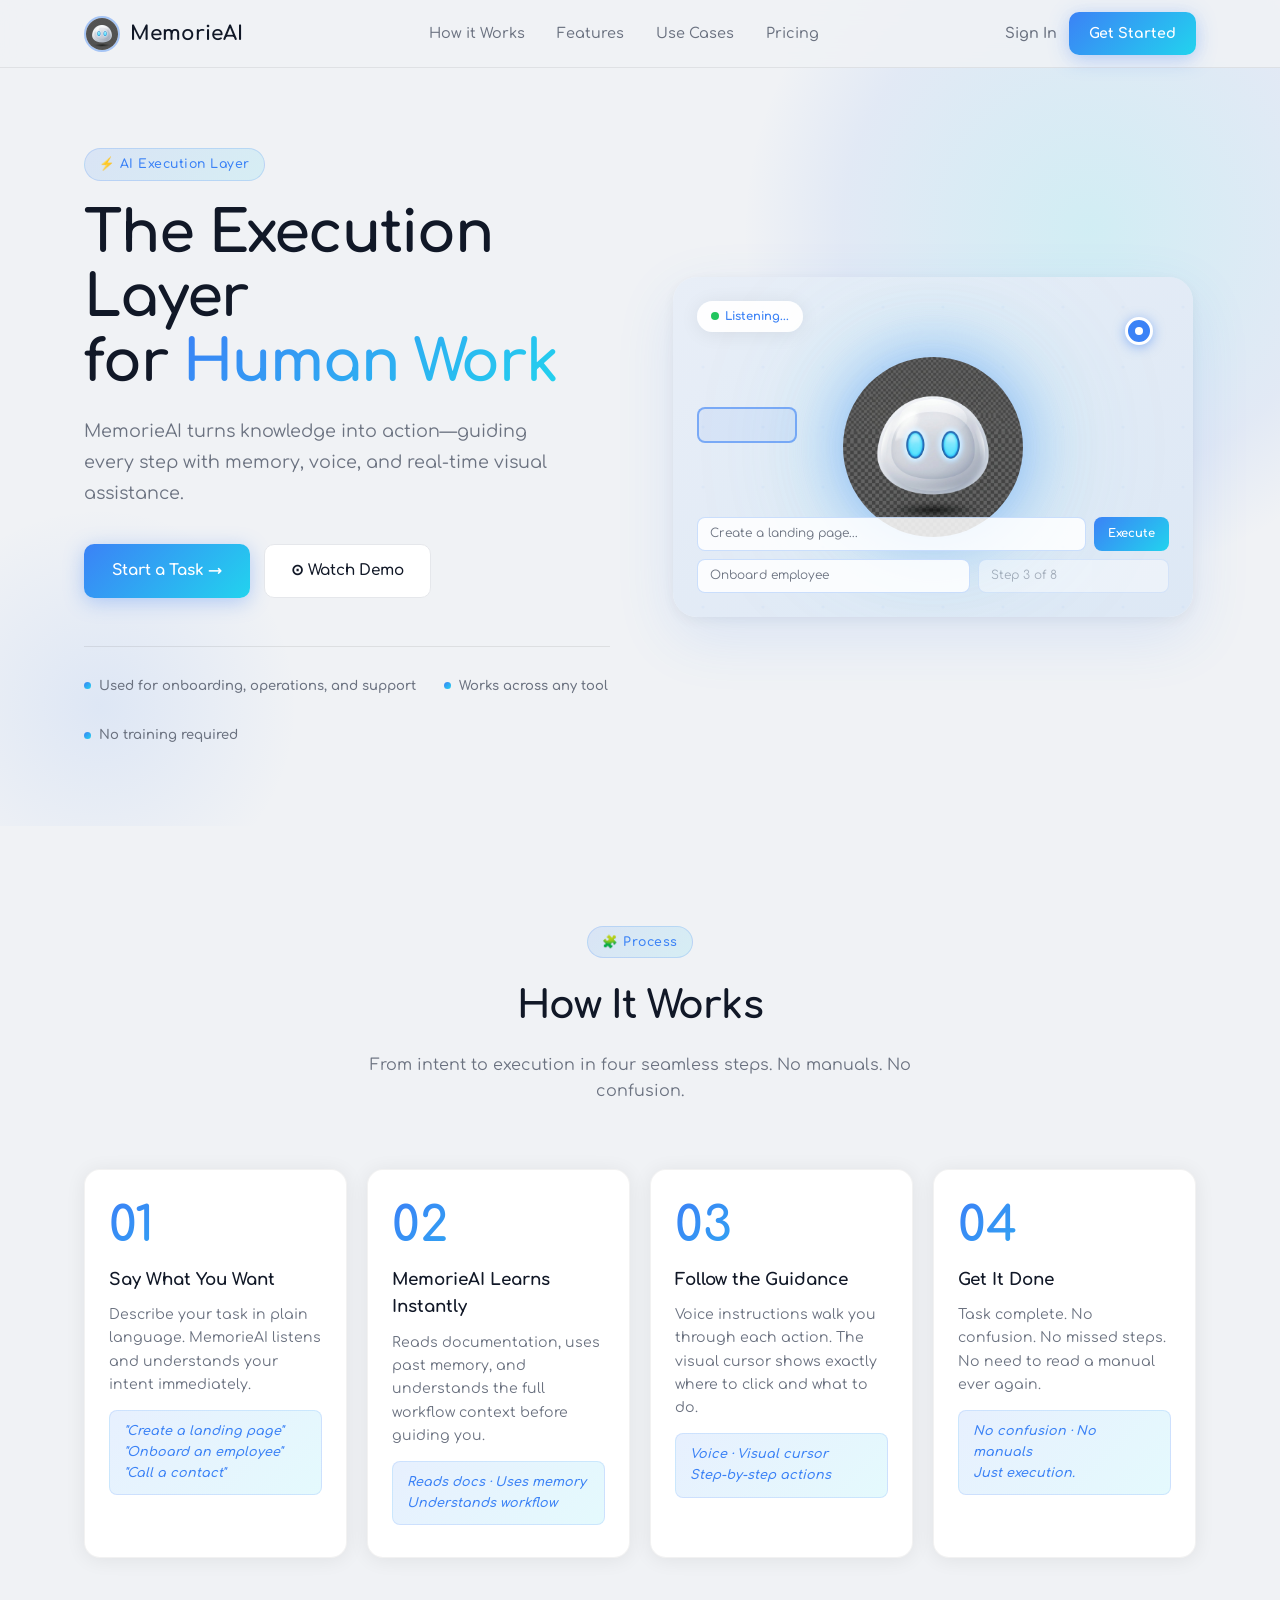
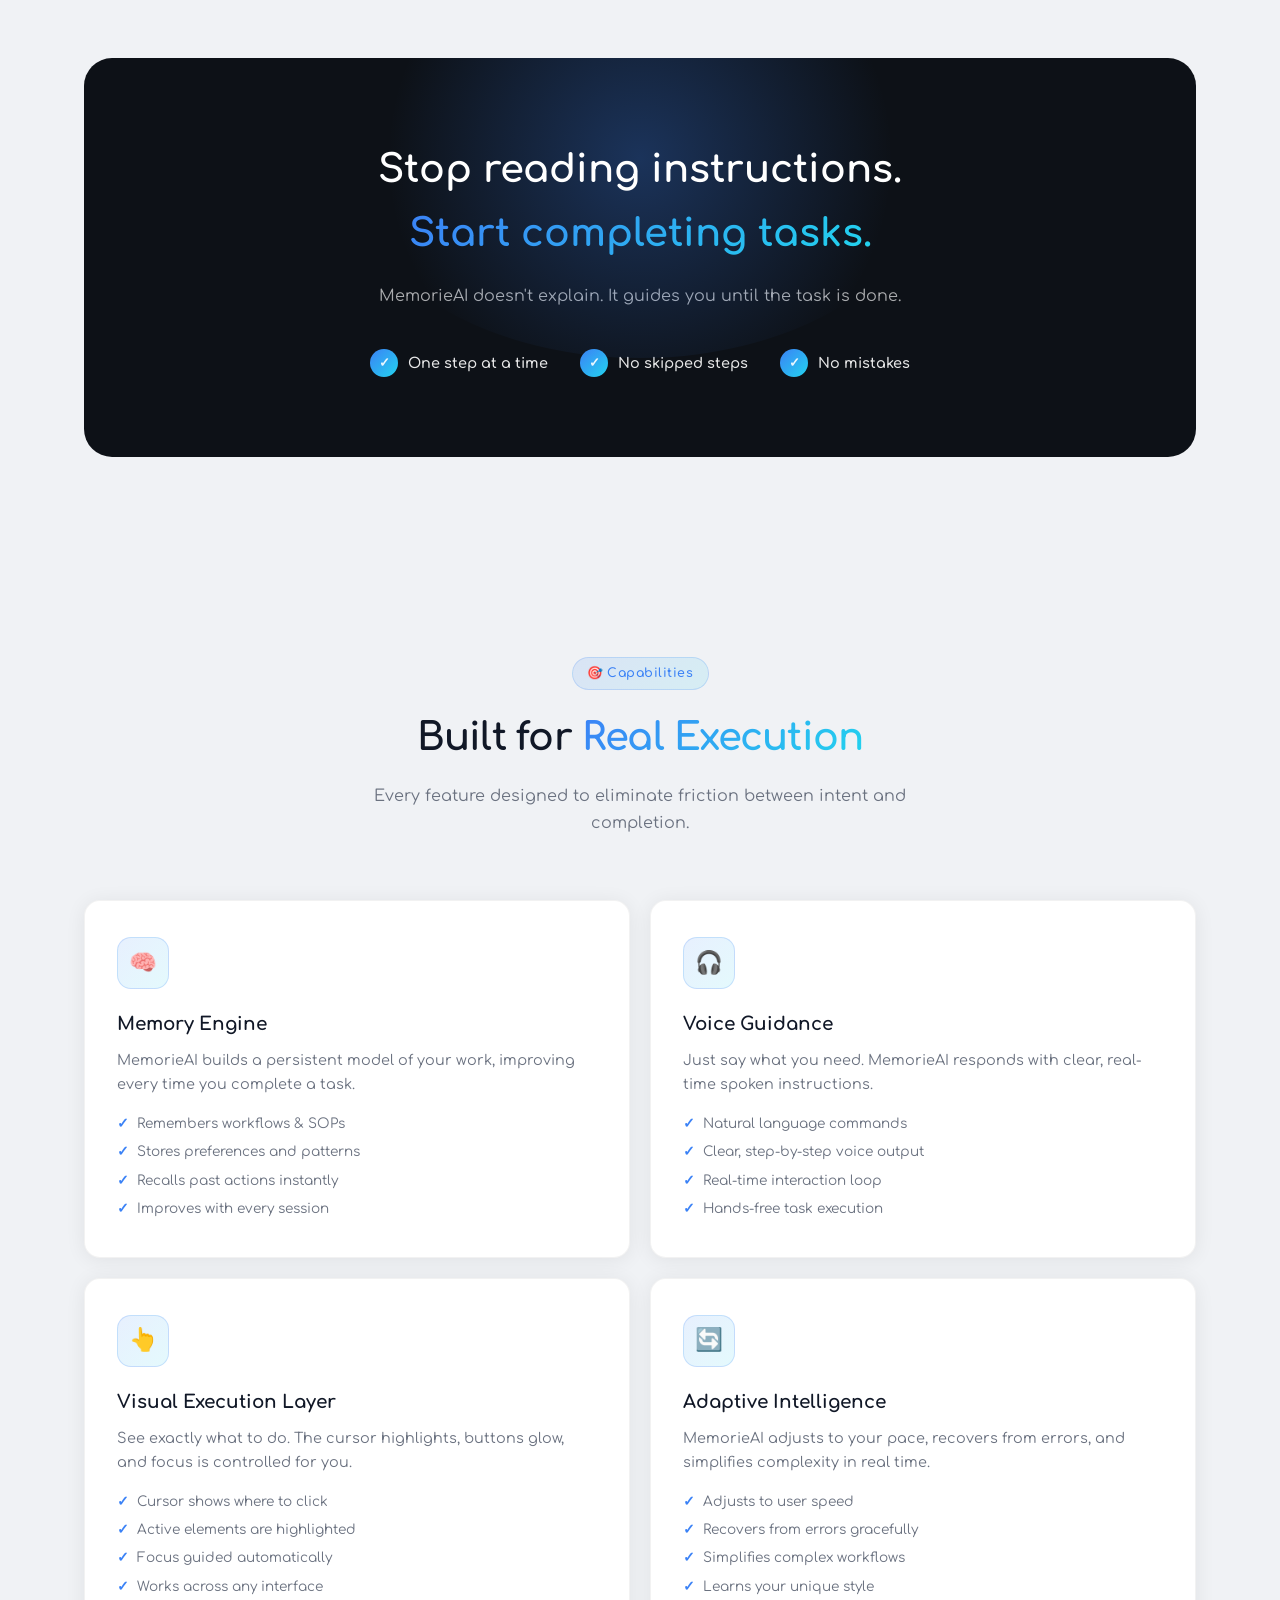
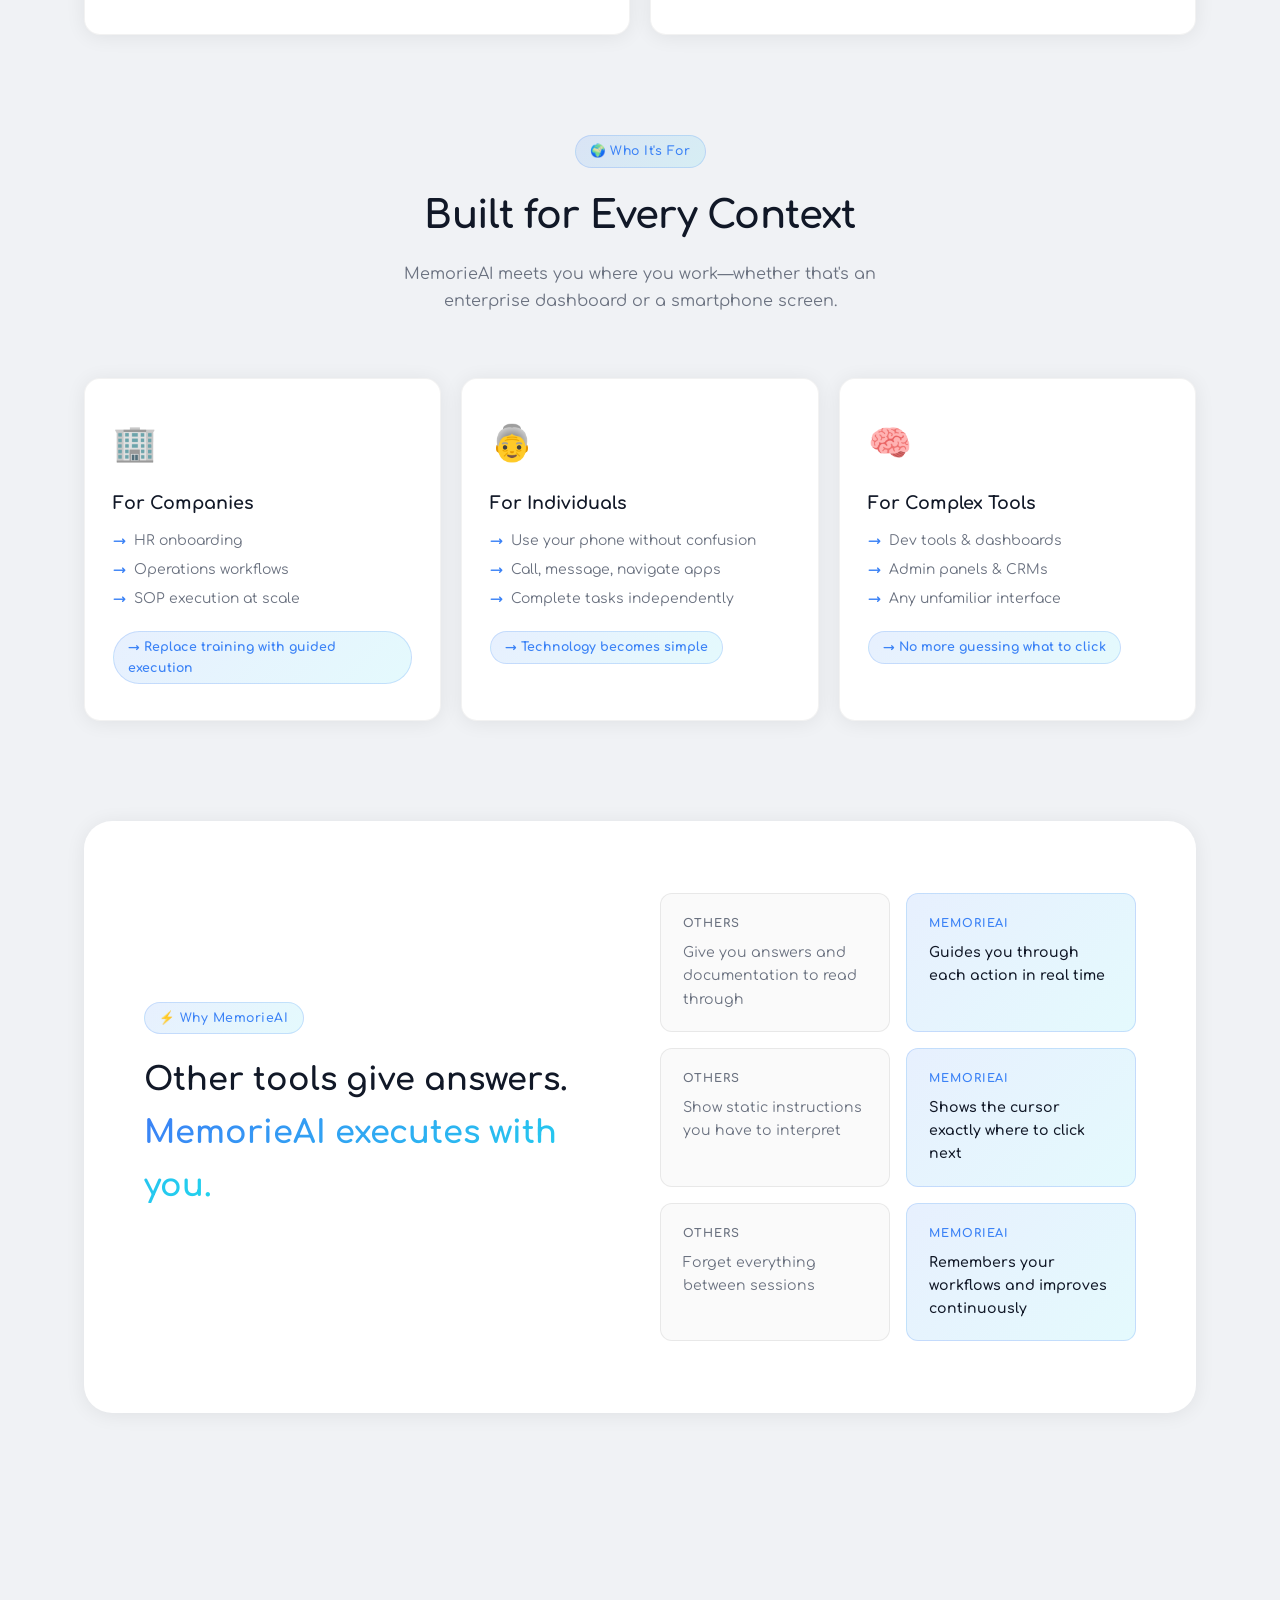
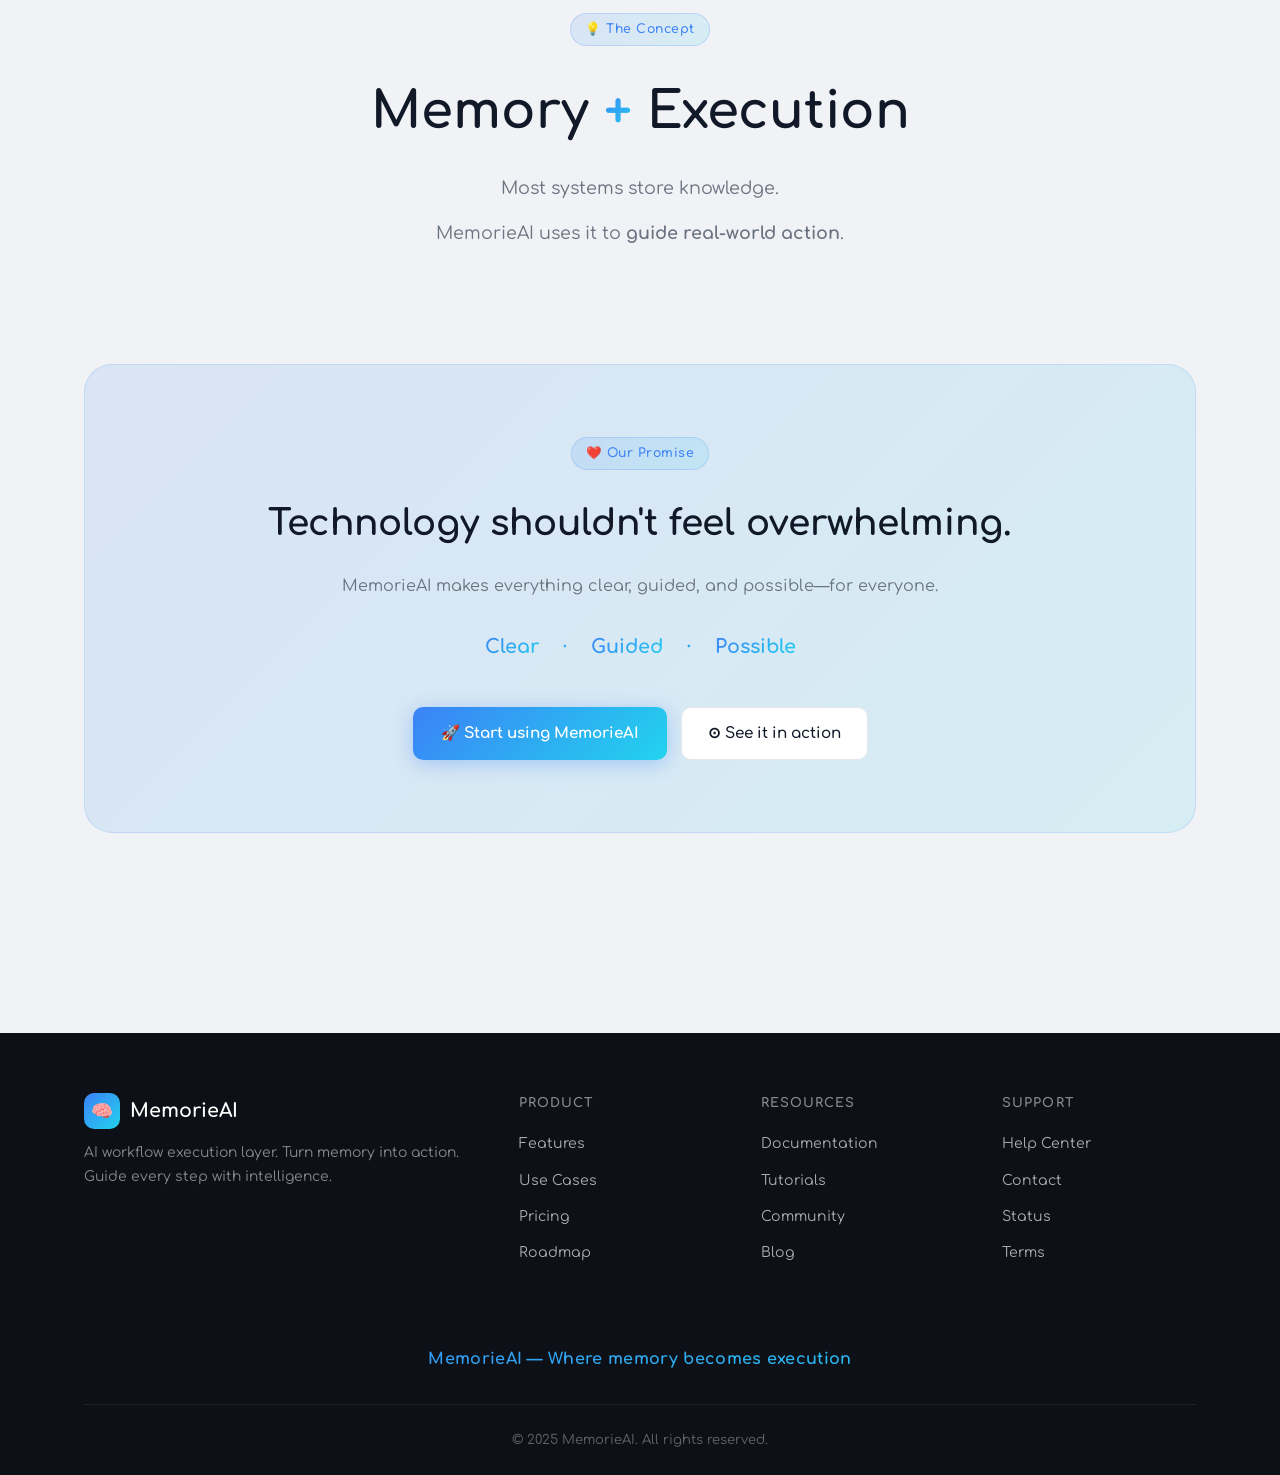
<file: landing-v1.html>
<!DOCTYPE html>
<html lang="en">
<head>
<meta charset="UTF-8" />
<meta name="viewport" content="width=device-width, initial-scale=1.0" />
<title>MemorieAI — Where memory becomes execution</title>
<link rel="preconnect" href="https://fonts.googleapis.com" />
<link rel="preconnect" href="https://fonts.gstatic.com" crossorigin />
<link href="https://fonts.googleapis.com/css2?family=Comfortaa:wght@300;400;500;600;700&display=swap" rel="stylesheet" />
<style>
/* ─── RESET & BASE ─── */
*, *::before, *::after { box-sizing: border-box; margin: 0; padding: 0; }
html { scroll-behavior: smooth; }

/* ─── MONTGET fallback stack (local font name users may have installed) ─── */
@font-face {
  font-family: 'Moonget';
  src: local('Moonget'), local('moonget');
  font-weight: 400 900;
}

:root {
  --bg:          #f0f2f5;
  --bg-card:     #ffffff;
  --bg-dark:     #0d1117;
  --text:        #111827;
  --text-muted:  #6b7280;
  --accent-blue: #3b82f6;
  --accent-cyan: #22d3ee;
  --gradient:    linear-gradient(135deg, #3b82f6 0%, #22d3ee 100%);
  --gradient-soft: linear-gradient(135deg, rgba(59,130,246,.12) 0%, rgba(34,211,238,.12) 100%);
  --radius:      16px;
  --radius-sm:   10px;
  --shadow:      0 2px 20px rgba(0,0,0,.07);
  --shadow-lg:   0 8px 40px rgba(59,130,246,.15);
  --font-head:   'Moonget', 'Comfortaa', sans-serif;
  --font-body:   'Comfortaa', sans-serif;
  --nav-h:       68px;
}

body {
  font-family: var(--font-body);
  background: var(--bg);
  color: var(--text);
  line-height: 1.65;
  overflow-x: hidden;
}

/* ─── SCROLLBAR ─── */
::-webkit-scrollbar { width: 6px; }
::-webkit-scrollbar-track { background: var(--bg); }
::-webkit-scrollbar-thumb { background: var(--accent-blue); border-radius: 99px; }

/* ─── UTILITY ─── */
.container { max-width: 1160px; margin: 0 auto; padding: 0 24px; }
.gradient-text {
  background: var(--gradient);
  -webkit-background-clip: text;
  -webkit-text-fill-color: transparent;
  background-clip: text;
}
.chip {
  display: inline-flex; align-items: center; gap: 6px;
  font-size: .78rem; font-weight: 600; letter-spacing: .04em;
  padding: 5px 14px; border-radius: 99px;
  background: var(--gradient-soft);
  color: var(--accent-blue); border: 1px solid rgba(59,130,246,.2);
}
.btn-primary {
  display: inline-flex; align-items: center; gap: 8px;
  padding: 14px 28px; border-radius: 10px;
  background: var(--gradient); color: #fff;
  font-family: var(--font-body); font-size: .95rem; font-weight: 700;
  border: none; cursor: pointer; text-decoration: none;
  transition: opacity .2s, transform .2s, box-shadow .2s;
  box-shadow: 0 4px 20px rgba(59,130,246,.35);
}
.btn-primary:hover { opacity: .92; transform: translateY(-1px); box-shadow: var(--shadow-lg); }
.btn-secondary {
  display: inline-flex; align-items: center; gap: 8px;
  padding: 13px 26px; border-radius: 10px;
  background: var(--bg-card); color: var(--text);
  font-family: var(--font-body); font-size: .95rem; font-weight: 600;
  border: 1.5px solid #e5e7eb; cursor: pointer; text-decoration: none;
  transition: border-color .2s, box-shadow .2s;
}
.btn-secondary:hover { border-color: var(--accent-blue); box-shadow: 0 0 0 3px rgba(59,130,246,.08); }

/* ─── NAVBAR ─── */
nav {
  position: fixed; top: 0; left: 0; right: 0; z-index: 100;
  height: var(--nav-h);
  background: rgba(240,242,245,.88);
  backdrop-filter: blur(14px);
  -webkit-backdrop-filter: blur(14px);
  border-bottom: 1px solid rgba(0,0,0,.07);
}
.nav-inner {
  display: flex; align-items: center; justify-content: space-between;
  height: 100%;
}
.logo {
  display: flex; align-items: center; gap: 10px;
  font-family: var(--font-head); font-size: 1.25rem; font-weight: 700;
  color: var(--text); text-decoration: none;
}
.logo-icon {
  width: 36px; height: 36px; border-radius: 10px;
  background: var(--gradient);
  display: flex; align-items: center; justify-content: center;
  font-size: 1.1rem;
}
.nav-links { display: flex; gap: 32px; list-style: none; }
.nav-links a {
  font-size: .9rem; font-weight: 500; color: var(--text-muted);
  text-decoration: none; transition: color .2s;
}
.nav-links a:hover { color: var(--accent-blue); }
.nav-actions { display: flex; align-items: center; gap: 12px; }
.nav-signin {
  font-size: .9rem; font-weight: 600; color: var(--text-muted);
  text-decoration: none; transition: color .2s;
}
.nav-signin:hover { color: var(--text); }

/* ─── HERO ─── */
.hero {
  padding: calc(var(--nav-h) + 80px) 0 80px;
  position: relative; overflow: hidden;
}
.hero-bg-blob {
  position: absolute; top: -120px; right: -160px;
  width: 700px; height: 700px; border-radius: 50%;
  background: radial-gradient(circle, rgba(34,211,238,.15) 0%, rgba(59,130,246,.08) 50%, transparent 70%);
  pointer-events: none;
}
.hero-bg-blob2 {
  position: absolute; bottom: -80px; left: -100px;
  width: 400px; height: 400px; border-radius: 50%;
  background: radial-gradient(circle, rgba(59,130,246,.1) 0%, transparent 70%);
  pointer-events: none;
}
.hero-inner {
  display: grid; grid-template-columns: 1fr 1fr;
  gap: 60px; align-items: center;
}
.hero-label { margin-bottom: 20px; }
.hero h1 {
  font-family: var(--font-head); font-size: clamp(2.4rem, 4.5vw, 3.6rem);
  font-weight: 800; line-height: 1.12; letter-spacing: -.02em;
  margin-bottom: 22px;
}
.hero p {
  font-size: 1.1rem; color: var(--text-muted);
  max-width: 480px; margin-bottom: 36px; line-height: 1.75;
}
.hero-cta { display: flex; gap: 14px; flex-wrap: wrap; }
.trust-strip {
  margin-top: 48px; padding-top: 28px;
  border-top: 1px solid rgba(0,0,0,.08);
  display: flex; gap: 28px; flex-wrap: wrap;
}
.trust-item {
  display: flex; align-items: center; gap: 8px;
  font-size: .82rem; font-weight: 600; color: var(--text-muted);
}
.trust-dot {
  width: 7px; height: 7px; border-radius: 50%;
  background: var(--gradient);
}

/* ─── HERO VISUAL ─── */
.hero-visual {
  position: relative; display: flex;
  align-items: center; justify-content: center;
}
.visual-card {
  width: 100%; max-width: 520px;
  background: linear-gradient(145deg, #e8eef7 0%, #dde8f5 100%);
  border-radius: 24px;
  padding: 32px;
  position: relative;
  box-shadow: 0 20px 60px rgba(59,130,246,.12), 0 4px 16px rgba(0,0,0,.06);
  overflow: hidden;
  min-height: 340px;
  display: flex; flex-direction: column; justify-content: center;
  align-items: center; gap: 20px;
}
.visual-card::before {
  content: '';
  position: absolute; inset: 0;
  background: url("data:image/svg+xml,%3Csvg width='60' height='60' viewBox='0 0 60 60' xmlns='http://www.w3.org/2000/svg'%3E%3Cg fill='none' fill-rule='evenodd'%3E%3Cg fill='%233b82f6' fill-opacity='0.04'%3E%3Ccircle cx='30' cy='30' r='1.5'/%3E%3C/g%3E%3C/g%3E%3C/svg%3E");
  pointer-events: none;
}
.ai-robot-img {
  width: 180px;
  height: 180px;
  object-fit: contain;
  filter: drop-shadow(0 0 32px rgba(59,130,246,0.5)) drop-shadow(0 0 64px rgba(34,211,238,0.25));
  animation: pulse-core 3s ease-in-out infinite;
  position: relative; z-index: 2;
  border-radius: 50%;
}
.ai-core {
  width: 120px; height: 120px; border-radius: 50%;
  background: var(--gradient);
  display: flex; align-items: center; justify-content: center;
  font-size: 3rem;
  box-shadow: 0 0 0 16px rgba(59,130,246,.1), 0 0 0 32px rgba(34,211,238,.06), 0 0 60px rgba(59,130,246,.3);
  animation: pulse-core 3s ease-in-out infinite;
  position: relative; z-index: 2;
}
@keyframes pulse-core {
  0%, 100% { box-shadow: 0 0 0 16px rgba(59,130,246,.1), 0 0 0 32px rgba(34,211,238,.06), 0 0 60px rgba(59,130,246,.3); }
  50% { box-shadow: 0 0 0 20px rgba(59,130,246,.15), 0 0 0 40px rgba(34,211,238,.08), 0 0 80px rgba(59,130,246,.4); }
}
.ui-overlay {
  position: absolute; bottom: 24px; left: 24px; right: 24px;
  display: flex; flex-direction: column; gap: 8px; z-index: 3;
}
.ui-row {
  display: flex; gap: 8px; align-items: center;
}
.ui-field {
  flex: 1; height: 34px; border-radius: 8px;
  background: rgba(255,255,255,.85);
  border: 1.5px solid rgba(59,130,246,.25);
  display: flex; align-items: center; padding: 0 12px;
  font-size: .75rem; color: var(--text-muted); font-family: var(--font-body);
}
.ui-btn-sm {
  height: 34px; padding: 0 14px; border-radius: 8px;
  background: var(--gradient); color: #fff;
  font-size: .72rem; font-weight: 700; font-family: var(--font-body);
  border: none; cursor: pointer; white-space: nowrap;
}
.cursor-indicator {
  position: absolute; top: 40px; right: 40px;
  width: 28px; height: 28px;
  background: var(--accent-blue); border-radius: 50%;
  border: 3px solid #fff;
  box-shadow: 0 2px 12px rgba(59,130,246,.5);
  animation: cursor-float 2.5s ease-in-out infinite;
  z-index: 4;
}
.cursor-indicator::after {
  content: ''; position: absolute;
  top: 50%; left: 50%; transform: translate(-50%,-50%);
  width: 8px; height: 8px; border-radius: 50%; background: #fff;
}
@keyframes cursor-float {
  0%, 100% { transform: translate(0, 0); }
  33% { transform: translate(-40px, 20px); }
  66% { transform: translate(20px, -10px); }
}
.highlight-box {
  position: absolute; top: 130px; left: 24px;
  border: 2px solid rgba(59,130,246,.6);
  border-radius: 8px; width: 100px; height: 36px;
  background: rgba(59,130,246,.08);
  animation: highlight-pulse 2s ease-in-out infinite;
  z-index: 3;
}
@keyframes highlight-pulse {
  0%, 100% { opacity: .8; }
  50% { opacity: 1; border-color: rgba(59,130,246,1); }
}
.voice-badge {
  position: absolute; top: 24px; left: 24px;
  background: rgba(255,255,255,.95); border-radius: 99px;
  padding: 6px 14px; font-size: .72rem; font-weight: 700;
  color: var(--accent-blue); display: flex; align-items: center; gap: 6px;
  box-shadow: var(--shadow); z-index: 4;
}
.voice-dot { width: 8px; height: 8px; border-radius: 50%; background: #22c55e; animation: blink 1.2s ease-in-out infinite; }
@keyframes blink { 0%, 100% { opacity: 1; } 50% { opacity: .3; } }

/* ─── HOW IT WORKS ─── */
.section { padding: 100px 0; }
.section-header { text-align: center; margin-bottom: 64px; }
.section-header h2 {
  font-family: var(--font-head); font-size: clamp(1.9rem, 3vw, 2.8rem);
  font-weight: 800; letter-spacing: -.02em; margin-bottom: 14px;
}
.section-header p { font-size: 1rem; color: var(--text-muted); max-width: 560px; margin: 0 auto; }

.steps-grid {
  display: grid; grid-template-columns: repeat(4, 1fr);
  gap: 20px;
}
.step-card {
  background: var(--bg-card); border-radius: var(--radius);
  padding: 32px 24px; position: relative;
  box-shadow: var(--shadow); border: 1px solid rgba(0,0,0,.05);
  transition: transform .25s, box-shadow .25s;
}
.step-card:hover { transform: translateY(-4px); box-shadow: var(--shadow-lg); }
.step-num {
  font-family: var(--font-head); font-size: 3rem; font-weight: 800;
  background: var(--gradient); -webkit-background-clip: text;
  -webkit-text-fill-color: transparent; background-clip: text;
  line-height: 1; margin-bottom: 16px;
}
.step-card h3 {
  font-family: var(--font-head); font-size: 1.05rem; font-weight: 700;
  margin-bottom: 10px;
}
.step-card p { font-size: .88rem; color: var(--text-muted); }
.step-example {
  margin-top: 14px; padding: 10px 14px; border-radius: 8px;
  background: var(--gradient-soft); border: 1px solid rgba(59,130,246,.15);
  font-size: .8rem; color: var(--accent-blue); font-weight: 600;
  font-style: italic;
}

/* ─── CORE VALUE ─── */
.core-value {
  background: var(--bg-dark); color: #fff;
  border-radius: 28px; padding: 80px 60px;
  text-align: center; position: relative; overflow: hidden;
  margin: 0 24px;
}
.core-value::before {
  content: '';
  position: absolute; top: -100px; left: 50%; transform: translateX(-50%);
  width: 600px; height: 400px; border-radius: 50%;
  background: radial-gradient(circle, rgba(59,130,246,.3) 0%, transparent 70%);
  pointer-events: none;
}
.core-value h2 {
  font-family: var(--font-head); font-size: clamp(1.8rem, 3vw, 2.6rem);
  font-weight: 800; margin-bottom: 18px; position: relative;
}
.core-value p { color: rgba(255,255,255,.65); font-size: 1rem; margin-bottom: 40px; }
.core-bullets {
  display: flex; justify-content: center; gap: 32px; flex-wrap: wrap;
}
.core-bullet {
  display: flex; align-items: center; gap: 10px;
  font-size: .9rem; font-weight: 600; color: rgba(255,255,255,.9);
}
.bullet-icon {
  width: 28px; height: 28px; border-radius: 50%;
  background: var(--gradient);
  display: flex; align-items: center; justify-content: center;
  font-size: .8rem;
}

/* ─── FEATURES ─── */
.features-grid {
  display: grid; grid-template-columns: repeat(2, 1fr); gap: 20px;
}
.feat-card {
  background: var(--bg-card); border-radius: var(--radius);
  padding: 36px 32px; box-shadow: var(--shadow);
  border: 1px solid rgba(0,0,0,.05);
  transition: transform .25s, box-shadow .25s;
}
.feat-card:hover { transform: translateY(-4px); box-shadow: var(--shadow-lg); }
.feat-icon {
  width: 52px; height: 52px; border-radius: 14px;
  background: var(--gradient-soft); border: 1px solid rgba(59,130,246,.2);
  display: flex; align-items: center; justify-content: center;
  font-size: 1.4rem; margin-bottom: 20px;
}
.feat-card h3 {
  font-family: var(--font-head); font-size: 1.15rem; font-weight: 700;
  margin-bottom: 10px;
}
.feat-card p { font-size: .9rem; color: var(--text-muted); margin-bottom: 16px; }
.feat-list { list-style: none; display: flex; flex-direction: column; gap: 6px; }
.feat-list li {
  font-size: .85rem; color: var(--text-muted);
  display: flex; align-items: center; gap: 8px;
}
.feat-list li::before { content: '✓'; color: var(--accent-blue); font-weight: 700; }

/* ─── USE CASES ─── */
.use-cases-grid {
  display: grid; grid-template-columns: repeat(3, 1fr); gap: 20px;
}
.use-card {
  background: var(--bg-card); border-radius: var(--radius);
  padding: 36px 28px; box-shadow: var(--shadow);
  border: 1px solid rgba(0,0,0,.05);
  transition: transform .25s, box-shadow .25s;
}
.use-card:hover { transform: translateY(-4px); box-shadow: var(--shadow-lg); }
.use-emoji { font-size: 2.2rem; margin-bottom: 16px; display: block; }
.use-card h3 {
  font-family: var(--font-head); font-size: 1.1rem; font-weight: 700;
  margin-bottom: 12px;
}
.use-card ul { list-style: none; margin-bottom: 20px; display: flex; flex-direction: column; gap: 6px; }
.use-card ul li {
  font-size: .87rem; color: var(--text-muted);
  display: flex; align-items: center; gap: 8px;
}
.use-card ul li::before { content: '→'; color: var(--accent-blue); font-weight: 700; }
.use-tag {
  display: inline-block; padding: 5px 14px; border-radius: 99px;
  background: var(--gradient-soft); border: 1px solid rgba(59,130,246,.2);
  font-size: .78rem; font-weight: 700; color: var(--accent-blue);
}

/* ─── DIFFERENTIATION ─── */
.diff-section {
  background: var(--bg-card); border-radius: 28px;
  padding: 72px 60px; margin: 0 24px;
  box-shadow: var(--shadow);
}
.diff-grid { display: grid; grid-template-columns: 1fr 1fr; gap: 40px; align-items: center; }
.diff-side h2 {
  font-family: var(--font-head); font-size: clamp(1.7rem, 2.5vw, 2.2rem);
  font-weight: 800; margin-bottom: 20px;
}
.diff-compare { display: flex; flex-direction: column; gap: 16px; }
.diff-row { display: grid; grid-template-columns: 1fr 1fr; gap: 16px; }
.diff-box {
  padding: 20px 22px; border-radius: 12px; border: 1px solid rgba(0,0,0,.07);
}
.diff-box.old {
  background: #fafafa;
}
.diff-box.new {
  background: var(--gradient-soft); border-color: rgba(59,130,246,.2);
}
.diff-label {
  font-size: .72rem; font-weight: 700; letter-spacing: .08em;
  text-transform: uppercase; margin-bottom: 8px;
}
.diff-box.old .diff-label { color: var(--text-muted); }
.diff-box.new .diff-label { color: var(--accent-blue); }
.diff-box p { font-size: .88rem; color: var(--text-muted); }
.diff-box.new p { color: var(--text); font-weight: 600; }

/* ─── BIG IDEA ─── */
.big-idea {
  text-align: center; padding: 100px 0;
}
.big-idea h2 {
  font-family: var(--font-head); font-size: clamp(2rem, 4vw, 3.4rem);
  font-weight: 800; margin-bottom: 20px;
}
.big-idea p { font-size: 1.1rem; color: var(--text-muted); max-width: 560px; margin: 0 auto 16px; }

/* ─── EMOTIONAL CLOSE ─── */
.emotional {
  background: var(--gradient-soft); border-radius: 28px;
  padding: 72px 60px; margin: 0 24px; text-align: center;
  border: 1px solid rgba(59,130,246,.15);
}
.emotional h2 {
  font-family: var(--font-head); font-size: clamp(1.7rem, 2.8vw, 2.4rem);
  font-weight: 800; margin-bottom: 20px;
}
.emotional p { font-size: 1rem; color: var(--text-muted); margin-bottom: 32px; }
.emotional-words { display: flex; justify-content: center; gap: 24px; flex-wrap: wrap; margin-bottom: 44px; }
.emotional-word {
  font-family: var(--font-head); font-size: 1.2rem; font-weight: 700;
  background: var(--gradient); -webkit-background-clip: text;
  -webkit-text-fill-color: transparent; background-clip: text;
}
.final-cta { display: flex; justify-content: center; gap: 14px; flex-wrap: wrap; }

/* ─── FOOTER ─── */
footer {
  background: var(--bg-dark); color: #fff;
  padding: 60px 0 0;
  margin-top: 100px;
}
.footer-inner {
  display: grid; grid-template-columns: 2fr 1fr 1fr 1fr;
  gap: 48px; margin-bottom: 48px;
}
.footer-logo {
  display: flex; align-items: center; gap: 10px;
  font-family: var(--font-head); font-size: 1.2rem; font-weight: 700;
  color: #fff; text-decoration: none; margin-bottom: 12px;
}
.footer-desc { font-size: .87rem; color: rgba(255,255,255,.5); line-height: 1.7; }
.footer-col h4 {
  font-size: .8rem; font-weight: 700; letter-spacing: .08em;
  text-transform: uppercase; color: rgba(255,255,255,.5);
  margin-bottom: 16px;
}
.footer-col ul { list-style: none; display: flex; flex-direction: column; gap: 10px; }
.footer-col ul li a {
  font-size: .88rem; color: rgba(255,255,255,.65);
  text-decoration: none; transition: color .2s;
}
.footer-col ul li a:hover { color: #fff; }
.footer-bottom {
  border-top: 1px solid rgba(255,255,255,.08);
  padding: 24px 0; text-align: center;
  font-size: .82rem; color: rgba(255,255,255,.35);
}
.footer-tagline {
  text-align: center; padding: 32px;
  font-family: var(--font-head); font-size: 1rem; font-weight: 700;
  background: var(--gradient); -webkit-background-clip: text;
  -webkit-text-fill-color: transparent; background-clip: text;
  letter-spacing: .02em;
}

/* ─── ANIMATIONS ─── */
@keyframes fade-up {
  from { opacity: 0; transform: translateY(24px); }
  to   { opacity: 1; transform: translateY(0); }
}
.fade-up { animation: fade-up .7s ease both; }
.delay-1 { animation-delay: .1s; }
.delay-2 { animation-delay: .2s; }
.delay-3 { animation-delay: .3s; }
.delay-4 { animation-delay: .45s; }
.delay-5 { animation-delay: .6s; }

/* ─── RESPONSIVE ─── */
@media (max-width: 900px) {
  .hero-inner { grid-template-columns: 1fr; }
  .hero-visual { order: -1; }
  .steps-grid { grid-template-columns: repeat(2, 1fr); }
  .features-grid { grid-template-columns: 1fr; }
  .use-cases-grid { grid-template-columns: 1fr; }
  .diff-grid { grid-template-columns: 1fr; }
  .footer-inner { grid-template-columns: 1fr 1fr; }
  .nav-links { display: none; }
  .core-value, .diff-section, .emotional { margin: 0; border-radius: 20px; padding: 48px 28px; }
}
@media (max-width: 600px) {
  .steps-grid { grid-template-columns: 1fr; }
  .footer-inner { grid-template-columns: 1fr; }
  .diff-row { grid-template-columns: 1fr; }
}
</style>
</head>
<body>

<!-- NAV -->
<nav>
  <div class="container nav-inner">
    <a href="#" class="logo">
      <img src="[data-uri]" alt="MemorieAI" style="width:36px;height:36px;border-radius:50%;object-fit:cover;border:2px solid rgba(59,130,246,0.4);" />
      MemorieAI
    </a>
    <ul class="nav-links">
      <li><a href="#how-it-works">How it Works</a></li>
      <li><a href="#features">Features</a></li>
      <li><a href="#use-cases">Use Cases</a></li>
      <li><a href="#pricing">Pricing</a></li>
    </ul>
    <div class="nav-actions">
      <a href="#" class="nav-signin">Sign In</a>
      <a href="#" class="btn-primary" style="padding:10px 20px;font-size:.88rem;">Get Started</a>
    </div>
  </div>
</nav>

<!-- HERO -->
<section class="hero">
  <div class="hero-bg-blob"></div>
  <div class="hero-bg-blob2"></div>
  <div class="container hero-inner">
    <div class="hero-content">
      <div class="hero-label fade-up">
        <span class="chip">⚡ AI Execution Layer</span>
      </div>
      <h1 class="fade-up delay-1">
        The Execution Layer<br />
        for <span class="gradient-text">Human Work</span>
      </h1>
      <p class="fade-up delay-2">
        MemorieAI turns knowledge into action—guiding every step with memory, voice, and real-time visual assistance.
      </p>
      <div class="hero-cta fade-up delay-3">
        <a href="#" class="btn-primary">Start a Task →</a>
        <a href="#" class="btn-secondary">⊙ Watch Demo</a>
      </div>
      <div class="trust-strip fade-up delay-4">
        <div class="trust-item"><div class="trust-dot"></div>Used for onboarding, operations, and support</div>
        <div class="trust-item"><div class="trust-dot"></div>Works across any tool</div>
        <div class="trust-item"><div class="trust-dot"></div>No training required</div>
      </div>
    </div>
    <div class="hero-visual fade-up delay-2">
      <div class="visual-card">
        <div class="voice-badge"><div class="voice-dot"></div>Listening...</div>
        <div class="cursor-indicator"></div>
        <div class="highlight-box"></div>
        <img src="[data-uri]" alt="MemorieAI Robot" class="ai-robot-img" />
        <div class="ui-overlay">
          <div class="ui-row">
            <div class="ui-field">Create a landing page...</div>
            <button class="ui-btn-sm">Execute</button>
          </div>
          <div class="ui-row">
            <div class="ui-field" style="flex:.6;">Onboard employee</div>
            <div class="ui-field" style="flex:.4; opacity:.5;">Step 3 of 8</div>
          </div>
        </div>
      </div>
    </div>
  </div>
</section>

<!-- HOW IT WORKS -->
<section class="section" id="how-it-works">
  <div class="container">
    <div class="section-header">
      <span class="chip" style="margin-bottom:16px;">🧩 Process</span>
      <h2>How It Works</h2>
      <p>From intent to execution in four seamless steps. No manuals. No confusion.</p>
    </div>
    <div class="steps-grid">
      <div class="step-card fade-up">
        <div class="step-num">01</div>
        <h3>Say What You Want</h3>
        <p>Describe your task in plain language. MemorieAI listens and understands your intent immediately.</p>
        <div class="step-example">"Create a landing page"<br />"Onboard an employee"<br />"Call a contact"</div>
      </div>
      <div class="step-card fade-up delay-1">
        <div class="step-num">02</div>
        <h3>MemorieAI Learns Instantly</h3>
        <p>Reads documentation, uses past memory, and understands the full workflow context before guiding you.</p>
        <div class="step-example">Reads docs · Uses memory<br />Understands workflow</div>
      </div>
      <div class="step-card fade-up delay-2">
        <div class="step-num">03</div>
        <h3>Follow the Guidance</h3>
        <p>Voice instructions walk you through each action. The visual cursor shows exactly where to click and what to do.</p>
        <div class="step-example">Voice · Visual cursor<br />Step-by-step actions</div>
      </div>
      <div class="step-card fade-up delay-3">
        <div class="step-num">04</div>
        <h3>Get It Done</h3>
        <p>Task complete. No confusion. No missed steps. No need to read a manual ever again.</p>
        <div class="step-example">No confusion · No manuals<br />Just execution.</div>
      </div>
    </div>
  </div>
</section>

<!-- CORE VALUE -->
<section class="section" style="padding-top:0;">
  <div class="container" style="padding:0;">
    <div class="core-value">
      <h2>Stop reading instructions.<br /><span class="gradient-text">Start completing tasks.</span></h2>
      <p>MemorieAI doesn't explain. It guides you until the task is done.</p>
      <div class="core-bullets">
        <div class="core-bullet"><div class="bullet-icon">✓</div>One step at a time</div>
        <div class="core-bullet"><div class="bullet-icon">✓</div>No skipped steps</div>
        <div class="core-bullet"><div class="bullet-icon">✓</div>No mistakes</div>
      </div>
    </div>
  </div>
</section>

<!-- FEATURES -->
<section class="section" id="features">
  <div class="container">
    <div class="section-header">
      <span class="chip" style="margin-bottom:16px;">🎯 Capabilities</span>
      <h2>Built for <span class="gradient-text">Real Execution</span></h2>
      <p>Every feature designed to eliminate friction between intent and completion.</p>
    </div>
    <div class="features-grid">
      <div class="feat-card fade-up">
        <div class="feat-icon">🧠</div>
        <h3>Memory Engine</h3>
        <p>MemorieAI builds a persistent model of your work, improving every time you complete a task.</p>
        <ul class="feat-list">
          <li>Remembers workflows & SOPs</li>
          <li>Stores preferences and patterns</li>
          <li>Recalls past actions instantly</li>
          <li>Improves with every session</li>
        </ul>
      </div>
      <div class="feat-card fade-up delay-1">
        <div class="feat-icon">🎧</div>
        <h3>Voice Guidance</h3>
        <p>Just say what you need. MemorieAI responds with clear, real-time spoken instructions.</p>
        <ul class="feat-list">
          <li>Natural language commands</li>
          <li>Clear, step-by-step voice output</li>
          <li>Real-time interaction loop</li>
          <li>Hands-free task execution</li>
        </ul>
      </div>
      <div class="feat-card fade-up delay-2">
        <div class="feat-icon">👆</div>
        <h3>Visual Execution Layer</h3>
        <p>See exactly what to do. The cursor highlights, buttons glow, and focus is controlled for you.</p>
        <ul class="feat-list">
          <li>Cursor shows where to click</li>
          <li>Active elements are highlighted</li>
          <li>Focus guided automatically</li>
          <li>Works across any interface</li>
        </ul>
      </div>
      <div class="feat-card fade-up delay-3">
        <div class="feat-icon">🔄</div>
        <h3>Adaptive Intelligence</h3>
        <p>MemorieAI adjusts to your pace, recovers from errors, and simplifies complexity in real time.</p>
        <ul class="feat-list">
          <li>Adjusts to user speed</li>
          <li>Recovers from errors gracefully</li>
          <li>Simplifies complex workflows</li>
          <li>Learns your unique style</li>
        </ul>
      </div>
    </div>
  </div>
</section>

<!-- USE CASES -->
<section class="section" id="use-cases" style="padding-top:0;">
  <div class="container">
    <div class="section-header">
      <span class="chip" style="margin-bottom:16px;">🌍 Who It's For</span>
      <h2>Built for Every Context</h2>
      <p>MemorieAI meets you where you work—whether that's an enterprise dashboard or a smartphone screen.</p>
    </div>
    <div class="use-cases-grid">
      <div class="use-card fade-up">
        <span class="use-emoji">🏢</span>
        <h3>For Companies</h3>
        <ul>
          <li>HR onboarding</li>
          <li>Operations workflows</li>
          <li>SOP execution at scale</li>
        </ul>
        <span class="use-tag">→ Replace training with guided execution</span>
      </div>
      <div class="use-card fade-up delay-1">
        <span class="use-emoji">👵</span>
        <h3>For Individuals</h3>
        <ul>
          <li>Use your phone without confusion</li>
          <li>Call, message, navigate apps</li>
          <li>Complete tasks independently</li>
        </ul>
        <span class="use-tag">→ Technology becomes simple</span>
      </div>
      <div class="use-card fade-up delay-2">
        <span class="use-emoji">🧠</span>
        <h3>For Complex Tools</h3>
        <ul>
          <li>Dev tools & dashboards</li>
          <li>Admin panels & CRMs</li>
          <li>Any unfamiliar interface</li>
        </ul>
        <span class="use-tag">→ No more guessing what to click</span>
      </div>
    </div>
  </div>
</section>

<!-- DIFFERENTIATION -->
<section class="section" style="padding-top:0;">
  <div class="container" style="padding:0;">
    <div class="diff-section">
      <div class="diff-grid">
        <div class="diff-side">
          <span class="chip" style="margin-bottom:20px;">⚡ Why MemorieAI</span>
          <h2>Other tools give answers.<br /><span class="gradient-text">MemorieAI executes with you.</span></h2>
        </div>
        <div class="diff-compare">
          <div class="diff-row">
            <div class="diff-box old">
              <div class="diff-label">Others</div>
              <p>Give you answers and documentation to read through</p>
            </div>
            <div class="diff-box new">
              <div class="diff-label">MemorieAI</div>
              <p>Guides you through each action in real time</p>
            </div>
          </div>
          <div class="diff-row">
            <div class="diff-box old">
              <div class="diff-label">Others</div>
              <p>Show static instructions you have to interpret</p>
            </div>
            <div class="diff-box new">
              <div class="diff-label">MemorieAI</div>
              <p>Shows the cursor exactly where to click next</p>
            </div>
          </div>
          <div class="diff-row">
            <div class="diff-box old">
              <div class="diff-label">Others</div>
              <p>Forget everything between sessions</p>
            </div>
            <div class="diff-box new">
              <div class="diff-label">MemorieAI</div>
              <p>Remembers your workflows and improves continuously</p>
            </div>
          </div>
        </div>
      </div>
    </div>
  </div>
</section>

<!-- BIG IDEA -->
<section class="section big-idea">
  <div class="container">
    <span class="chip" style="margin-bottom:24px;">💡 The Concept</span>
    <h2>Memory <span class="gradient-text">+</span> Execution</h2>
    <p>Most systems store knowledge.</p>
    <p>MemorieAI uses it to <strong>guide real-world action</strong>.</p>
  </div>
</section>

<!-- EMOTIONAL CLOSE -->
<section class="section" style="padding-top:0;">
  <div class="container" style="padding:0;">
    <div class="emotional">
      <span class="chip" style="margin-bottom:24px;">❤️ Our Promise</span>
      <h2>Technology shouldn't feel overwhelming.</h2>
      <p>MemorieAI makes everything clear, guided, and possible—for everyone.</p>
      <div class="emotional-words">
        <span class="emotional-word">Clear</span>
        <span class="emotional-word">·</span>
        <span class="emotional-word">Guided</span>
        <span class="emotional-word">·</span>
        <span class="emotional-word">Possible</span>
      </div>
      <div class="final-cta">
        <a href="#" class="btn-primary">🚀 Start using MemorieAI</a>
        <a href="#" class="btn-secondary">⊙ See it in action</a>
      </div>
    </div>
  </div>
</section>

<!-- FOOTER -->
<footer>
  <div class="container">
    <div class="footer-inner">
      <div>
        <a href="#" class="footer-logo">
          <div class="logo-icon">🧠</div>
          MemorieAI
        </a>
        <p class="footer-desc">AI workflow execution layer. Turn memory into action.<br />Guide every step with intelligence.</p>
      </div>
      <div class="footer-col">
        <h4>Product</h4>
        <ul>
          <li><a href="#">Features</a></li>
          <li><a href="#">Use Cases</a></li>
          <li><a href="#">Pricing</a></li>
          <li><a href="#">Roadmap</a></li>
        </ul>
      </div>
      <div class="footer-col">
        <h4>Resources</h4>
        <ul>
          <li><a href="#">Documentation</a></li>
          <li><a href="#">Tutorials</a></li>
          <li><a href="#">Community</a></li>
          <li><a href="#">Blog</a></li>
        </ul>
      </div>
      <div class="footer-col">
        <h4>Support</h4>
        <ul>
          <li><a href="#">Help Center</a></li>
          <li><a href="#">Contact</a></li>
          <li><a href="#">Status</a></li>
          <li><a href="#">Terms</a></li>
        </ul>
      </div>
    </div>
    <div class="footer-tagline">MemorieAI — Where memory becomes execution</div>
    <div class="footer-bottom">© 2025 MemorieAI. All rights reserved.</div>
  </div>
</footer>

<script>
// Intersection Observer for scroll-triggered fade-up
const observer = new IntersectionObserver((entries) => {
  entries.forEach(entry => {
    if (entry.isIntersecting) {
      entry.target.style.animationPlayState = 'running';
      observer.unobserve(entry.target);
    }
  });
}, { threshold: 0.12 });

document.querySelectorAll('.fade-up').forEach(el => {
  el.style.animationPlayState = 'paused';
  observer.observe(el);
});

// Hero elements play immediately
document.querySelectorAll('.hero .fade-up').forEach(el => {
  el.style.animationPlayState = 'running';
});
</script>
</body>
</html>
</file>
